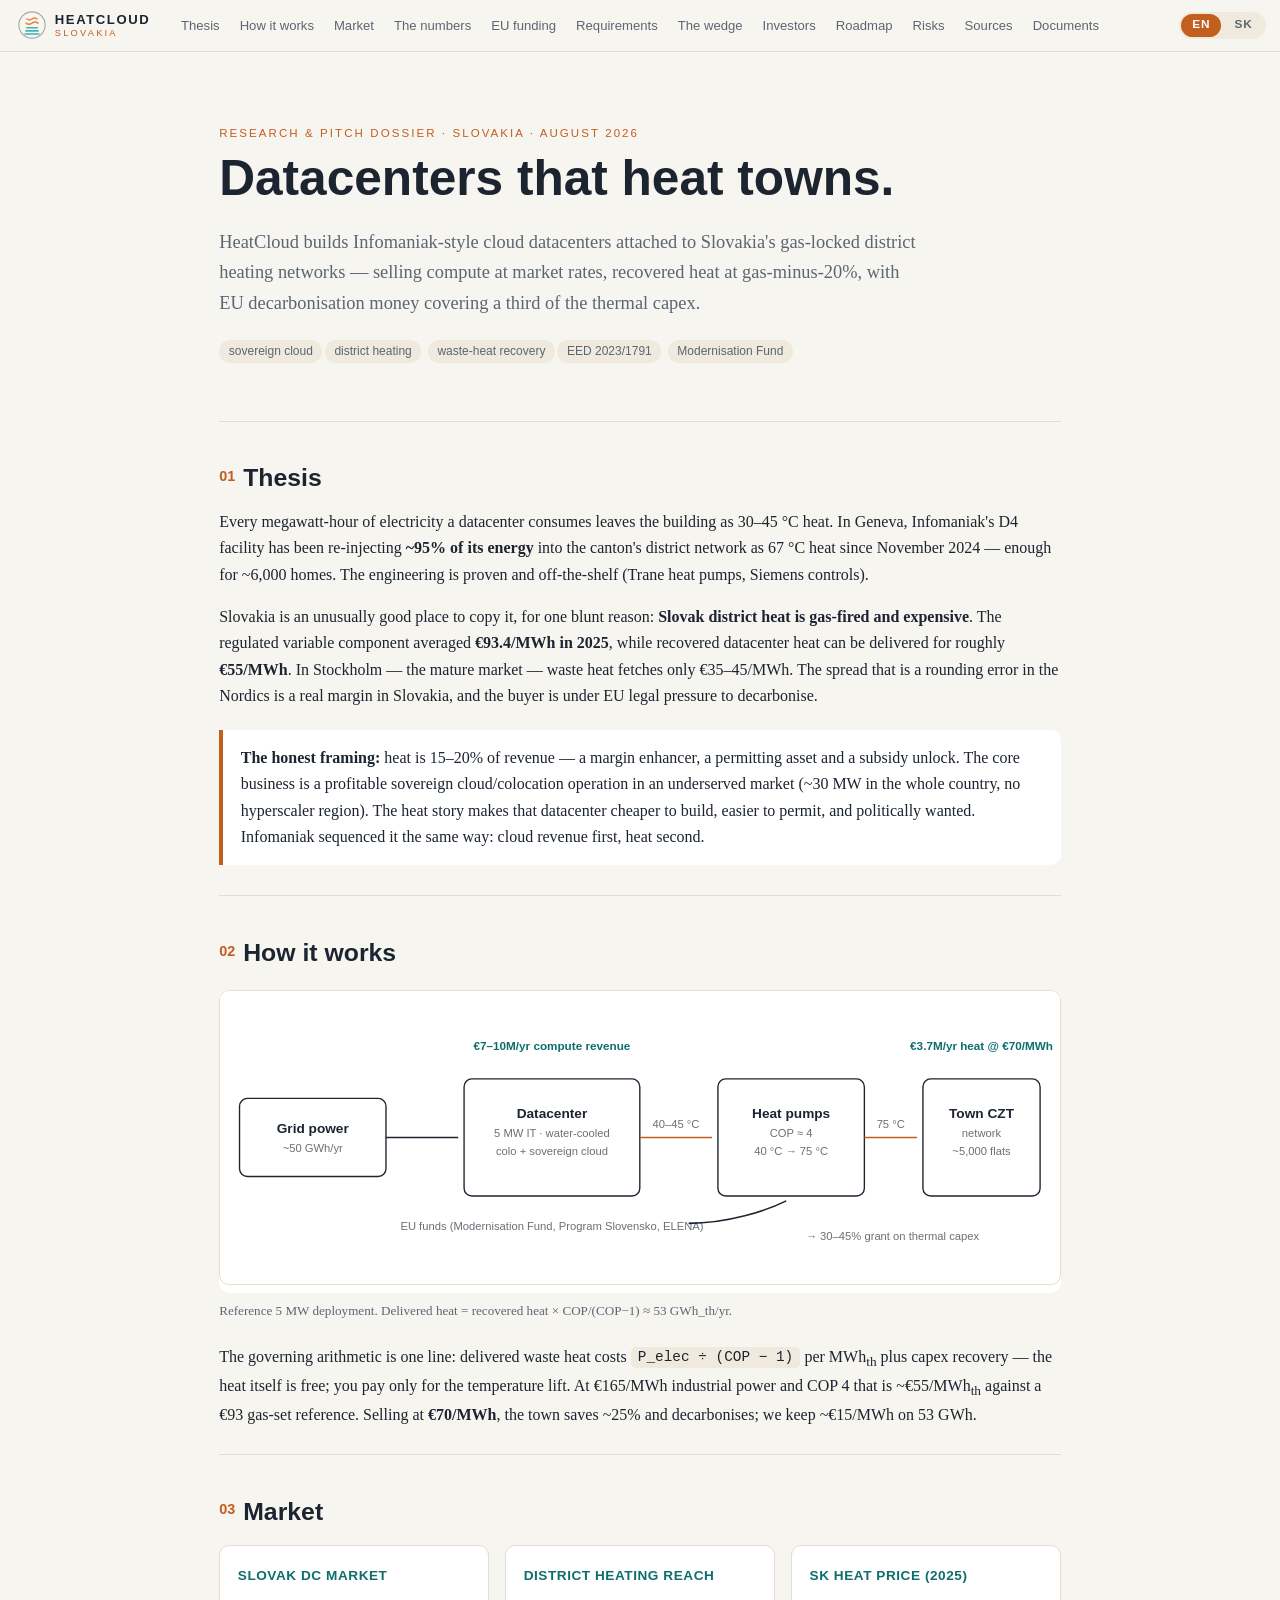
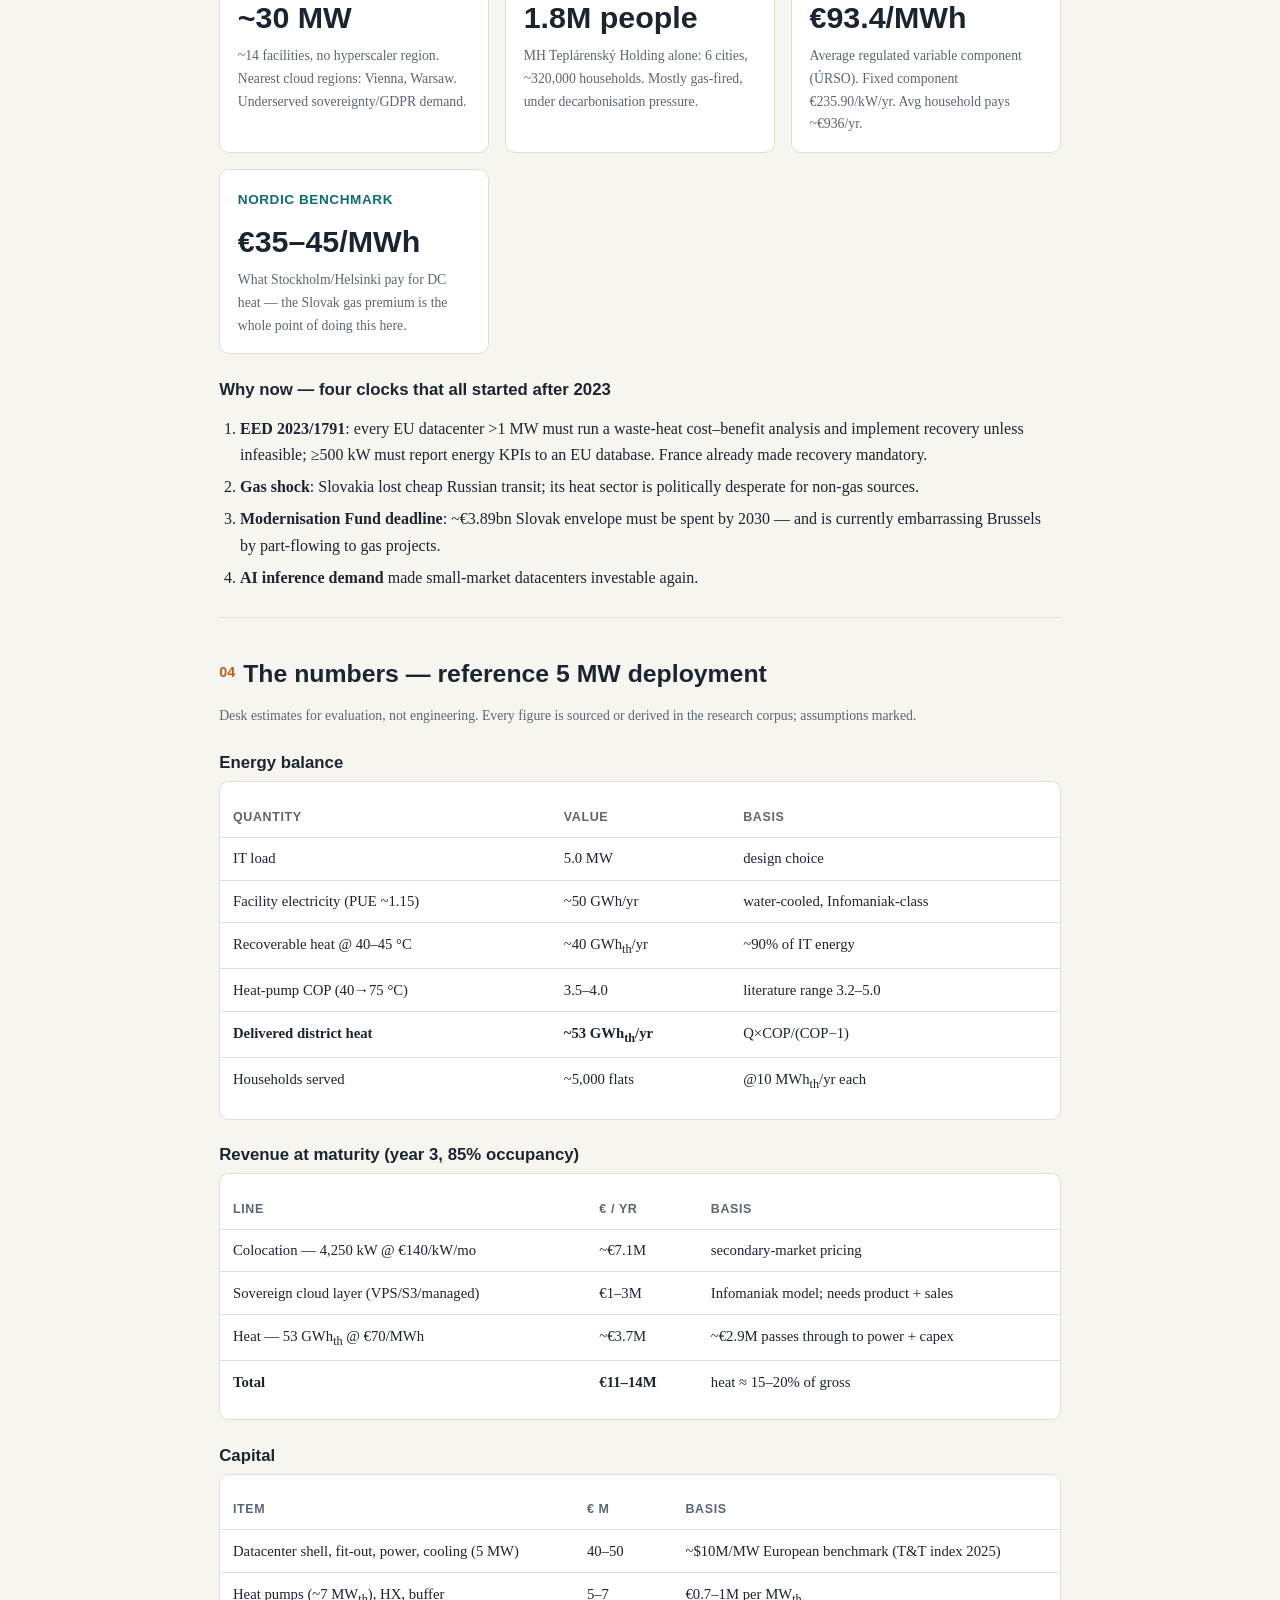
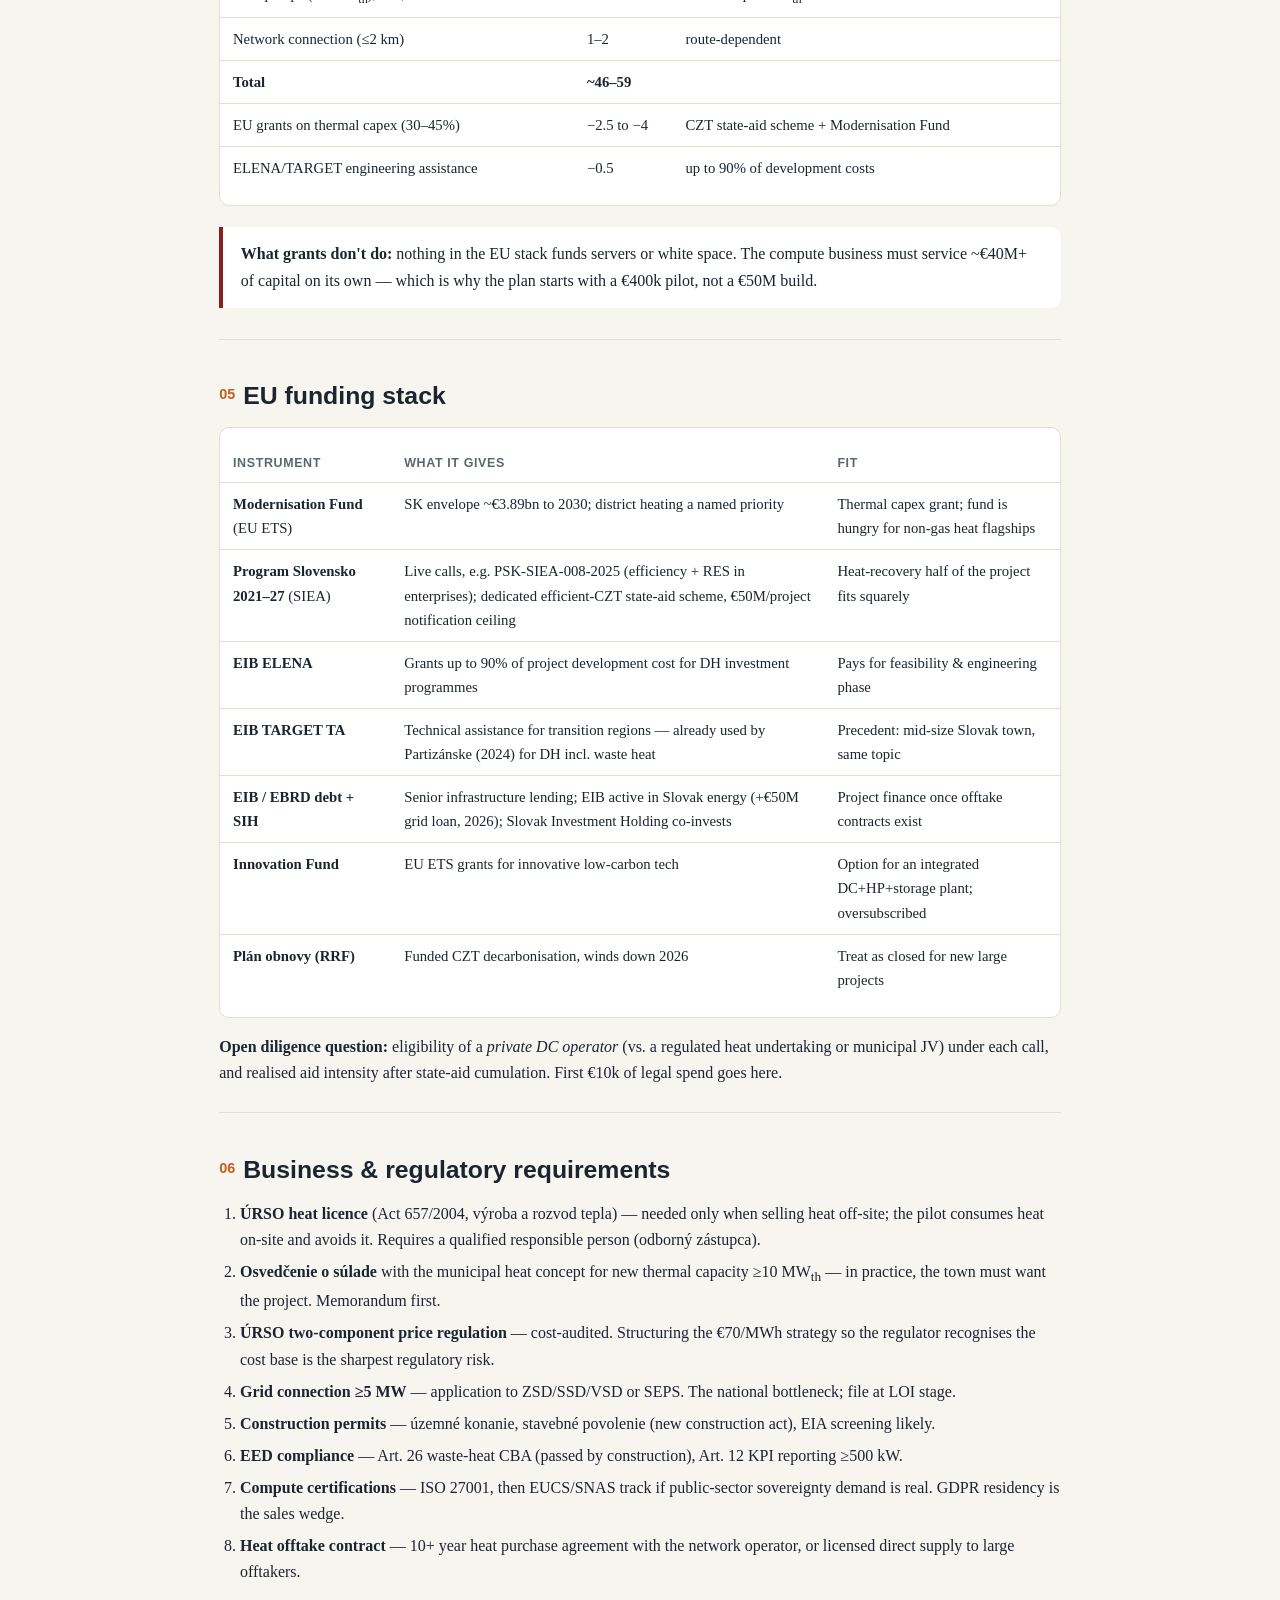
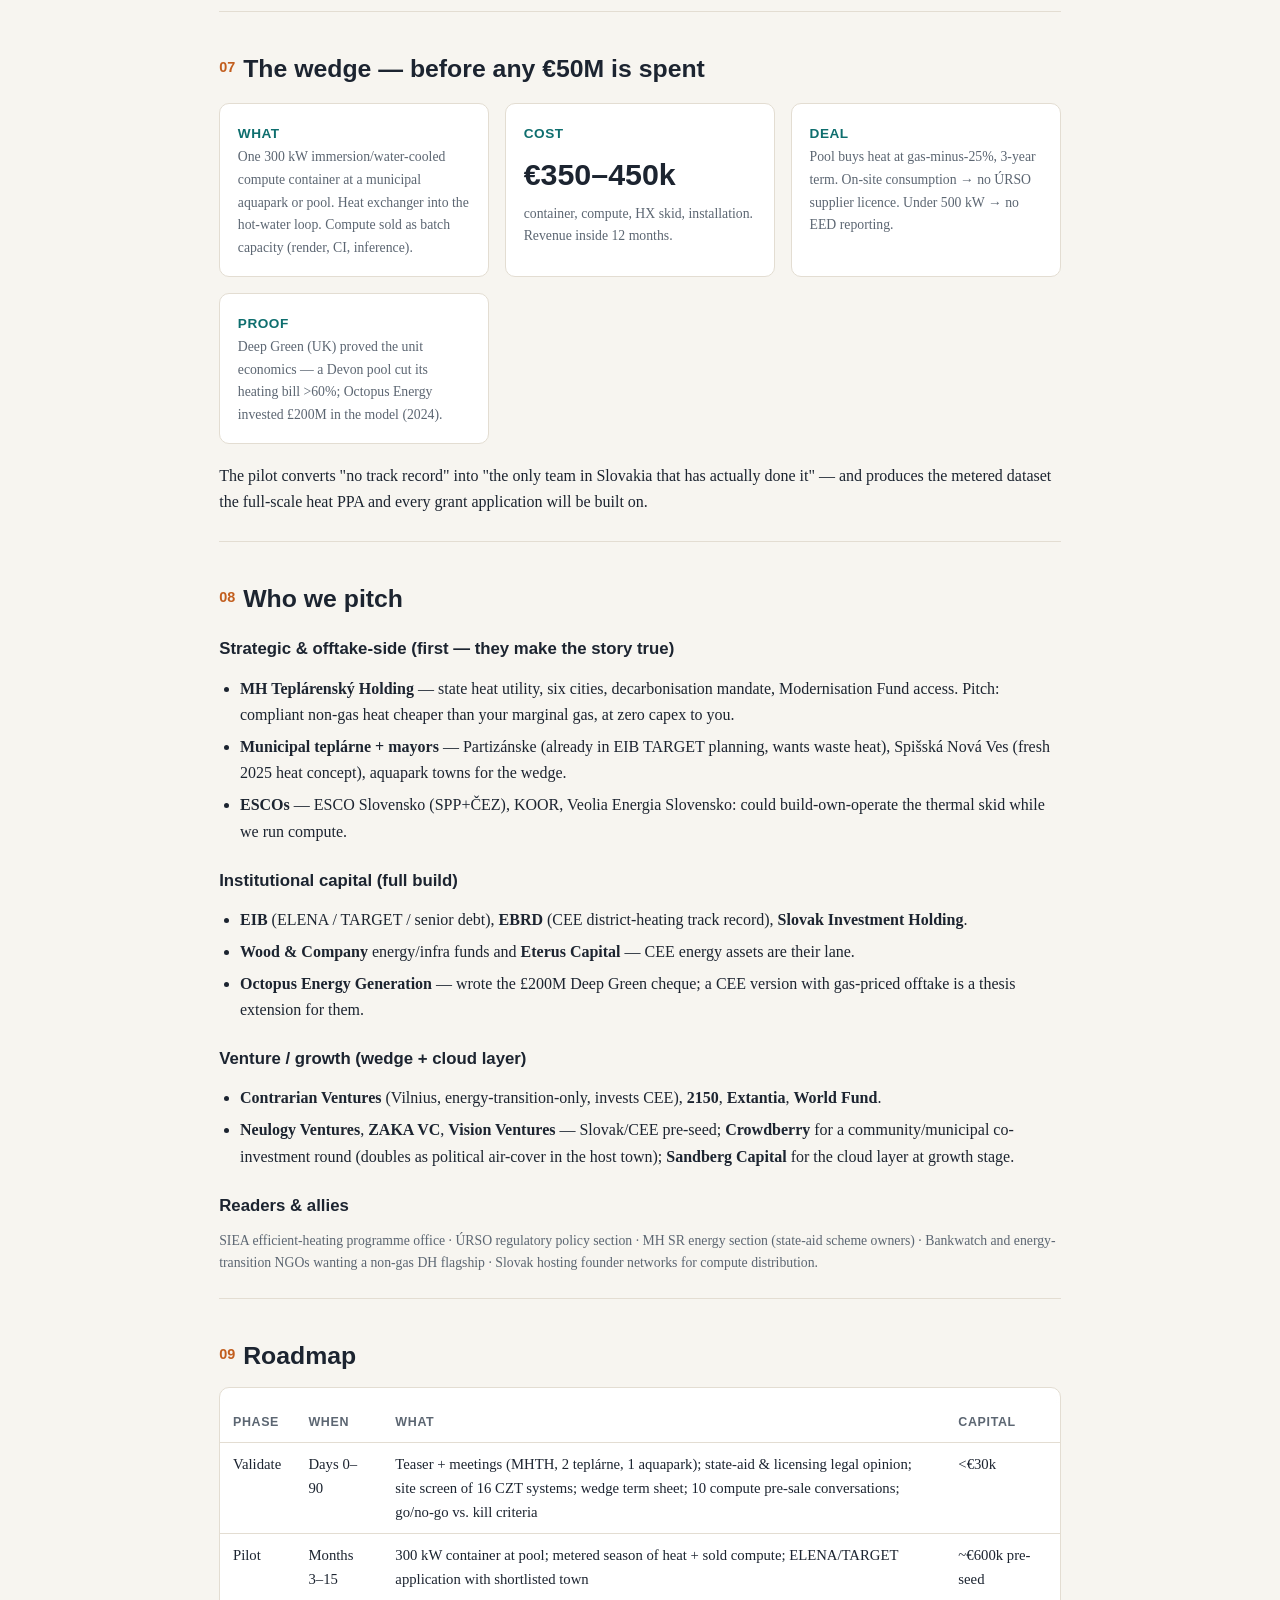
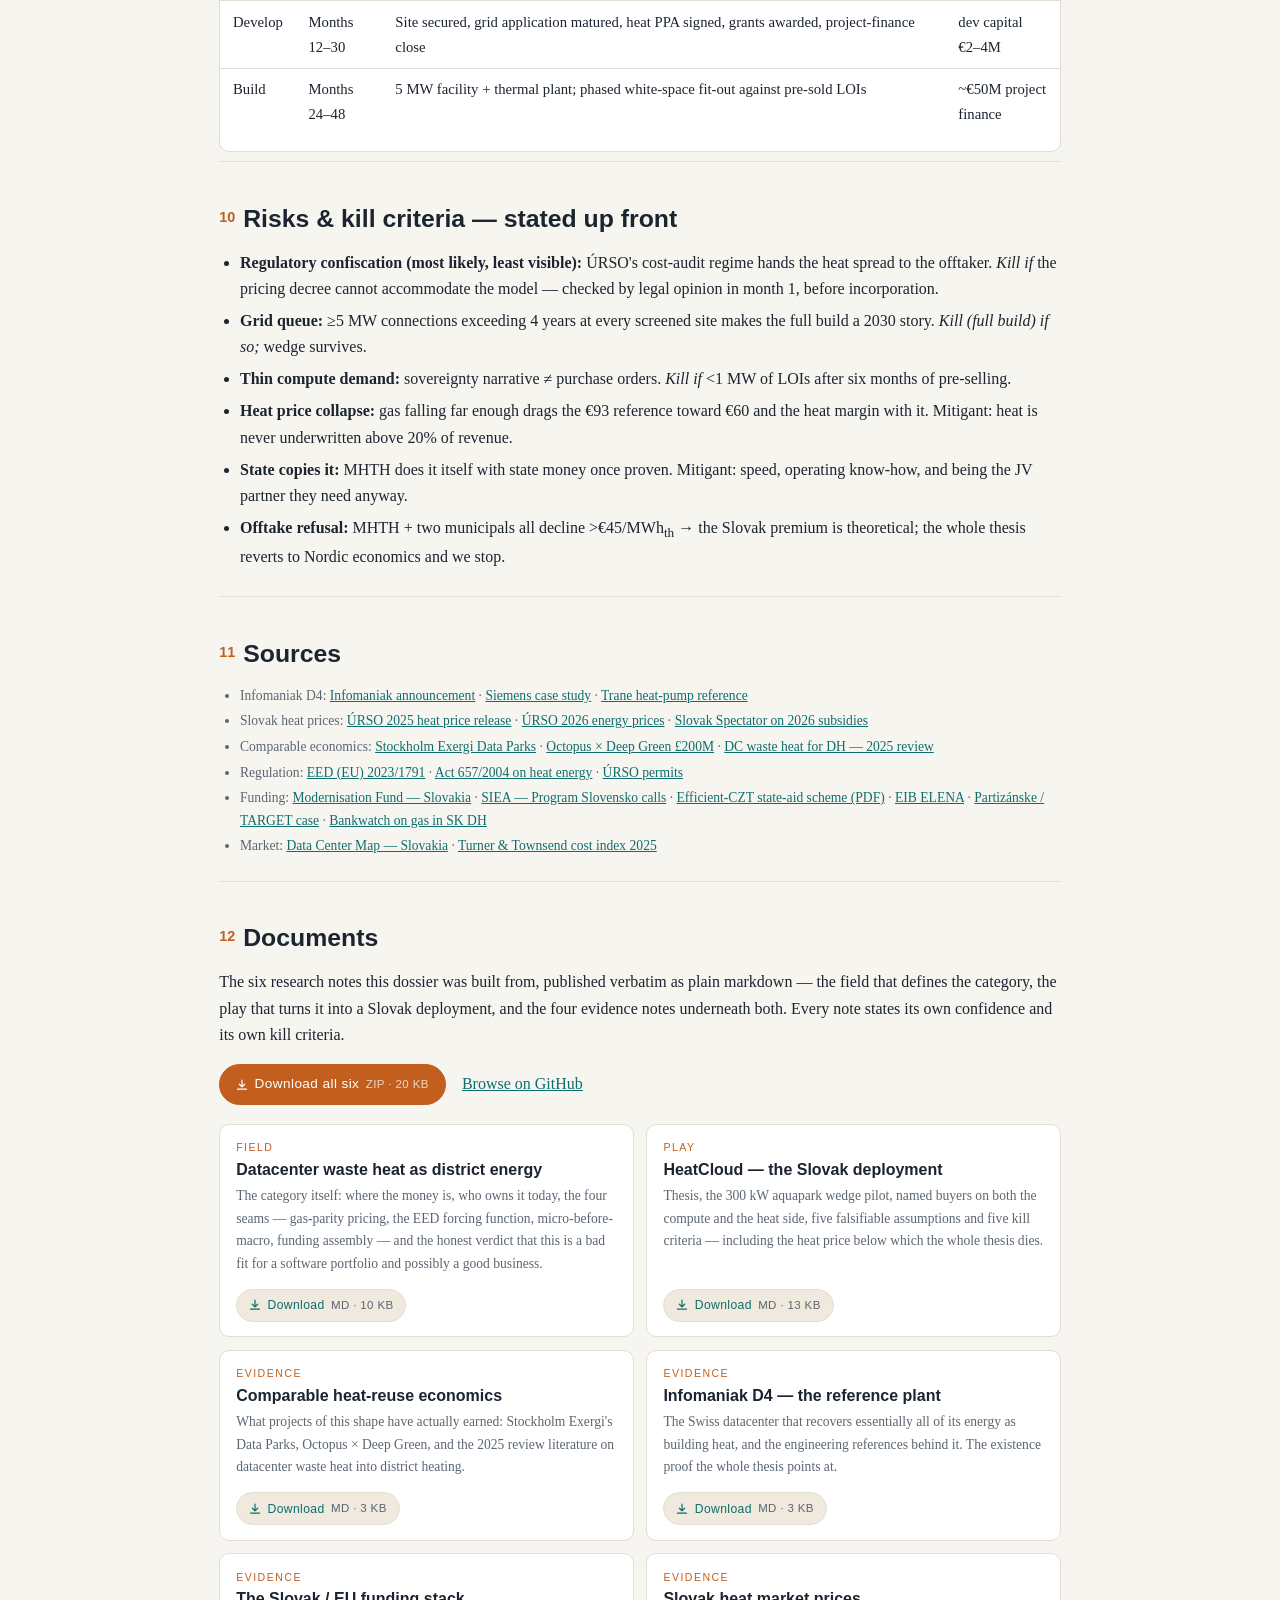
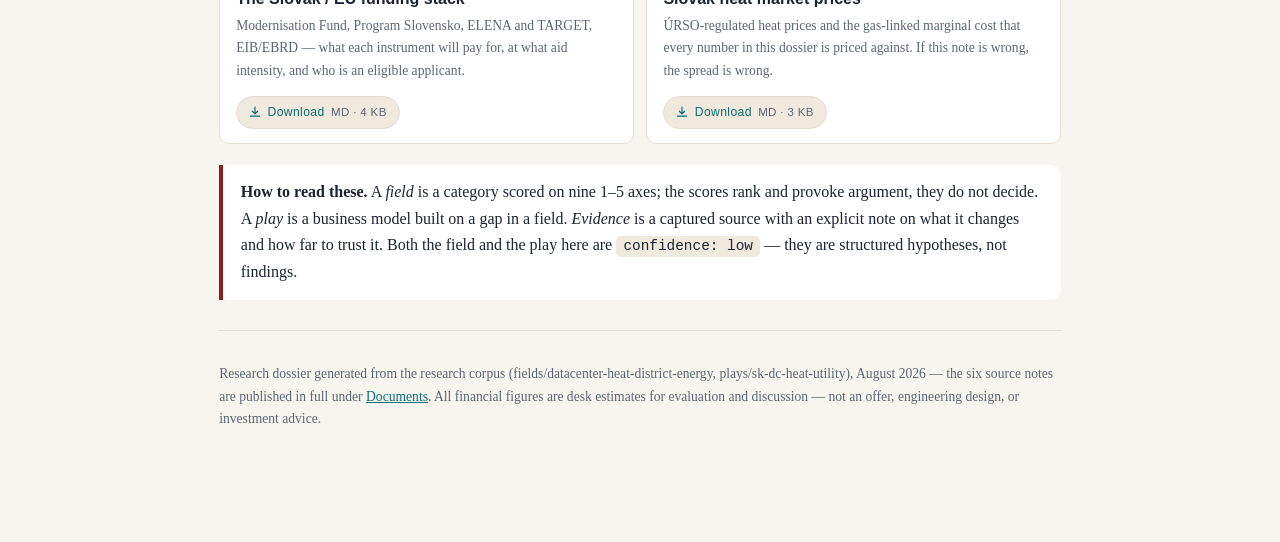
<file: index.html>
<!doctype html>
<html lang="en">
<head>
<meta charset="utf-8">
<meta name="viewport" content="width=device-width, initial-scale=1">
<title>HeatCloud Slovakia — datacenters that heat towns</title>
<meta name="description" content="Sovereign cloud datacenters attached to Slovakia's district heating networks: compute at market rates, recovered heat at gas-minus-20%, EU decarbonisation funding on the thermal capex.">
<link rel="canonical" href="https://mild-solvent.github.io/heatcloud-slovakia/">
<meta name="theme-color" content="#12161c">
<meta name="color-scheme" content="light dark">

<!-- Open Graph / link previews -->
<meta property="og:type" content="website">
<meta property="og:site_name" content="HeatCloud Slovakia">
<meta property="og:url" content="https://mild-solvent.github.io/heatcloud-slovakia/">
<meta property="og:title" content="Datacenters that heat towns.">
<meta property="og:description" content="Slovak district heat is gas-fired at €93.4/MWh. Recovered datacenter heat costs ~€55/MWh. A research &amp; pitch dossier on the spread — deploy model, EU funding stack, investors.">
<meta property="og:image" content="https://mild-solvent.github.io/heatcloud-slovakia/assets/og.png">
<meta property="og:image:type" content="image/png">
<meta property="og:image:width" content="1200">
<meta property="og:image:height" content="630">
<meta property="og:image:alt" content="HeatCloud Slovakia — datacenters that heat towns. €93.4/MWh gas heat today versus €55/MWh recovered heat, ~5,000 flats per 5 MW.">
<meta property="og:locale" content="en_GB">
<meta property="og:locale:alternate" content="sk_SK">
<meta name="twitter:card" content="summary_large_image">
<meta name="twitter:title" content="Datacenters that heat towns.">
<meta name="twitter:description" content="Slovak district heat is gas-fired at €93.4/MWh. Recovered datacenter heat costs ~€55/MWh. Deploy model, EU funding stack, investors.">
<meta name="twitter:image" content="https://mild-solvent.github.io/heatcloud-slovakia/assets/og.png">

<link rel="icon" href="assets/favicon.svg" type="image/svg+xml">
<link rel="icon" href="assets/icon-192.png" sizes="192x192" type="image/png">
<link rel="apple-touch-icon" href="assets/apple-touch-icon.png">
<style>
:root{
  --bg:#f7f5f0; --panel:#ffffff; --ink:#1c2430; --muted:#5c6672;
  --accent:#c25e1e; --accent2:#0e6e6e; --line:#e3ddd2; --warn:#8a1f1f;
  --chip:#efe9de;
}
@media (prefers-color-scheme: dark){
  :root{ --bg:#12161c; --panel:#1a2028; --ink:#e8e4dc; --muted:#98a1ab;
    --accent:#e8823f; --accent2:#3fb5b5; --line:#2a323c; --warn:#e06c6c; --chip:#232b35; }
}
*{box-sizing:border-box} html{scroll-behavior:smooth;-webkit-text-size-adjust:100%}
body{margin:0;background:var(--bg);color:var(--ink);font:16px/1.65 Georgia,'Times New Roman',serif;
  overflow-wrap:break-word}
a{color:var(--accent2)} h1,h2,h3{font-family:'Helvetica Neue',Arial,sans-serif;line-height:1.2}
/* ---- header: brand | centred links | controls ---- */
nav{position:sticky;top:0;background:var(--bg);border-bottom:1px solid var(--line);z-index:20;
  display:grid;grid-template-columns:1fr auto 1fr;align-items:center;gap:.6rem;
  padding:.5rem .9rem;font-family:Arial,sans-serif;font-size:.82rem}
.brand{display:flex;align-items:center;gap:.5rem;text-decoration:none;color:var(--ink);
  justify-self:start;padding:.15rem;border-radius:8px}
.brand svg{width:30px;height:30px;flex:none;display:block}
.brandtext{display:flex;flex-direction:column;line-height:1.05}
.brandtext b{font:700 .82rem/1 'Helvetica Neue',Arial,sans-serif;letter-spacing:.12em}
.brandtext i{font:400 .58rem/1 Arial,sans-serif;letter-spacing:.24em;color:var(--accent);font-style:normal;margin-top:.18rem}
.navlinks{display:flex;align-items:center;justify-content:center;gap:.15rem;overflow:hidden;min-width:0}
nav a.sec{color:var(--muted);text-decoration:none;padding:.3rem .55rem;border-radius:99px;white-space:nowrap}
nav a.sec:hover{color:var(--ink);background:var(--chip)}
.navright{display:flex;align-items:center;gap:.4rem;justify-self:end}
.lang{display:flex;gap:2px;background:var(--chip);border-radius:99px;padding:2px;flex:0 0 auto}
.burger{display:none;flex:none;width:38px;height:34px;border:1px solid var(--line);background:transparent;
  border-radius:9px;cursor:pointer;padding:0;align-items:center;justify-content:center}
.burger span{display:block;position:relative;width:16px;height:1.6px;background:var(--ink);border-radius:2px}
.burger span::before,.burger span::after{content:"";position:absolute;left:0;width:16px;height:1.6px;
  background:var(--ink);border-radius:2px;transition:transform .18s ease,top .18s ease}
.burger span::before{top:-5px} .burger span::after{top:5px}
nav.compact .burger{display:flex}
nav.compact{grid-template-columns:1fr auto}
nav.compact .navlinks{position:absolute;top:100%;left:0;right:0;display:none;
  flex-direction:column;align-items:stretch;justify-content:flex-start;gap:0;overflow:auto;
  max-height:calc(100vh - 3.4rem);max-height:calc(100dvh - 3.4rem);
  background:var(--bg);border-bottom:1px solid var(--line);
  padding:.4rem .6rem .7rem;box-shadow:0 14px 30px rgba(0,0,0,.16)}
nav.compact .navlinks.open{display:flex}
nav.compact .navlinks a.sec{padding:.62rem .8rem;border-radius:9px;font-size:.93rem}
nav.compact .burger[aria-expanded="true"] span{background:transparent}
nav.compact .burger[aria-expanded="true"] span::before{top:0;transform:rotate(45deg)}
nav.compact .burger[aria-expanded="true"] span::after{top:0;transform:rotate(-45deg)}
.lang button{font:600 .74rem/1 Arial,sans-serif;letter-spacing:.06em;border:0;cursor:pointer;
  padding:.35rem .7rem;border-radius:99px;background:transparent;color:var(--muted)}
.lang button[aria-pressed="true"]{background:var(--accent);color:#fff}
.lang button:hover{color:var(--ink)} .lang button[aria-pressed="true"]:hover{color:#fff}
.wrap{max-width:880px;margin:0 auto;padding:0 1.2rem 5rem}
header.hero{padding:4.5rem 0 2.5rem;border-bottom:1px solid var(--line)}
.kicker{font-family:Arial,sans-serif;letter-spacing:.18em;text-transform:uppercase;font-size:.72rem;color:var(--accent)}
h1{font-size:clamp(2rem,5vw,3.1rem);margin:.4rem 0 .8rem}
.lede{font-size:1.15rem;color:var(--muted);max-width:44rem}
section{padding:2.6rem 0 .6rem;border-bottom:1px solid var(--line);scroll-margin-top:3.4rem}
h2{font-size:1.55rem;margin:0 0 1rem}
h2 .n{color:var(--accent);font-size:.9rem;vertical-align:.35em;margin-right:.5rem}
h3{font-size:1.05rem;margin:1.6rem 0 .5rem}
.grid{display:grid;gap:1rem;grid-template-columns:repeat(auto-fit,minmax(min(230px,100%),1fr));margin:1.2rem 0}
.card{background:var(--panel);border:1px solid var(--line);border-radius:10px;padding:1rem 1.1rem}
.card b{font-family:Arial,sans-serif;font-size:.85rem;letter-spacing:.04em;text-transform:uppercase;color:var(--accent2)}
.big{font-family:'Helvetica Neue',Arial,sans-serif;font-size:1.9rem;font-weight:700;margin:.2rem 0}
.small{font-size:.86rem;color:var(--muted)}
table{border-collapse:collapse;width:100%;margin:1rem 0;font-size:.92rem;background:var(--panel)}
.tblwrap{overflow-x:auto;border:1px solid var(--line);border-radius:10px}
th,td{padding:.55rem .8rem;border-bottom:1px solid var(--line);text-align:left;vertical-align:top}
th{font-family:Arial,sans-serif;font-size:.78rem;text-transform:uppercase;letter-spacing:.05em;color:var(--muted)}
tr:last-child td{border-bottom:none}
.callout{border-left:4px solid var(--accent);background:var(--panel);padding:.9rem 1.1rem;border-radius:0 10px 10px 0;margin:1.3rem 0}
.callout.warn{border-left-color:var(--warn)}
.formula{font-family:'Courier New',monospace;background:var(--chip);padding:.15rem .45rem;border-radius:5px;font-size:.9em}
ul,ol{padding-left:1.3rem} li{margin:.35rem 0}
.tag{display:inline-block;background:var(--chip);border-radius:99px;padding:.1rem .6rem;font-family:Arial,sans-serif;font-size:.75rem;color:var(--muted);margin:.1rem .15rem .1rem 0}
figure{margin:1.4rem 0} figcaption{font-size:.82rem;color:var(--muted);margin-top:.4rem}
.flow{width:100%;height:auto;background:var(--panel);border:1px solid var(--line);border-radius:10px}
footer{padding:2rem 0;color:var(--muted);font-size:.85rem}
.srcs{font-size:.85rem;color:var(--muted)} .srcs li{margin:.2rem 0}

/* ---- downloadable research documents ---- */
.docs{display:grid;gap:.8rem;grid-template-columns:repeat(auto-fit,minmax(min(290px,100%),1fr));margin:1.2rem 0}
.doc{background:var(--panel);border:1px solid var(--line);border-radius:10px;
  padding:.9rem 1rem;display:flex;flex-direction:column}
.doc .kind{font-family:Arial,sans-serif;font-size:.66rem;letter-spacing:.14em;
  text-transform:uppercase;color:var(--accent)}
.doc h3{margin:.2rem 0 .4rem;font-size:1rem}
.doc p{margin:0 0 .85rem;font-size:.85rem;color:var(--muted);flex:1 1 auto}
.dl{display:inline-flex;align-items:center;gap:.4rem;align-self:flex-start;
  font-family:Arial,sans-serif;font-size:.76rem;letter-spacing:.03em;text-decoration:none;
  color:var(--accent2);background:var(--chip);border:1px solid var(--line);
  border-radius:99px;padding:.34rem .75rem;white-space:nowrap}
.dl:hover{border-color:var(--accent2)}
.dl svg{width:12px;height:12px;flex:none}
.dl .sz{color:var(--muted);font-size:.72rem}
.dlall{display:flex;flex-wrap:wrap;align-items:center;gap:.6rem 1rem;margin:.2rem 0 0}
.dlall .dl{font-size:.85rem;padding:.5rem 1rem;background:var(--accent);color:#fff;border-color:var(--accent)}
.dlall .dl .sz{color:rgba(255,255,255,.75)}
.dlall .dl:hover{filter:brightness(1.08)}

/* ---- wide content scrolls inside itself, never the page ---- */
.tblwrap table{min-width:560px}
.figscroll{overflow-x:auto;-webkit-overflow-scrolling:touch;border-radius:10px}
.figscroll .flow{min-width:620px}
/* edge shadows, visible only while there is more content to scroll to */
.tblwrap,.figscroll{background-color:var(--panel);
  background-image:linear-gradient(to right,var(--panel),rgba(128,128,128,0)),
    linear-gradient(to left,var(--panel),rgba(128,128,128,0)),
    radial-gradient(farthest-side at 0 50%,rgba(0,0,0,.20),transparent),
    radial-gradient(farthest-side at 100% 50%,rgba(0,0,0,.20),transparent);
  background-position:0 0,100% 0,0 0,100% 0;background-repeat:no-repeat;
  background-size:34px 100%,34px 100%,14px 100%,14px 100%;
  background-attachment:local,local,scroll,scroll}

/* ---- vertical flow diagram, used instead of the wide SVG on phones ---- */
.mobflow{display:none}
.mflow{list-style:none;margin:0;padding:0}
.mf-node{background:var(--panel);border:1px solid var(--line);border-radius:10px;
  padding:.7rem .85rem;text-align:center;margin:0}
.mf-t{display:block;font:700 .96rem/1.25 'Helvetica Neue',Arial,sans-serif}
.mf-s{display:block;font-family:Arial,sans-serif;font-size:.79rem;line-height:1.35;
  color:var(--muted);margin-top:.2rem}
.mf-money{display:inline-block;margin-top:.5rem;background:var(--chip);border-radius:99px;
  padding:.18rem .6rem;font:600 .75rem/1.3 Arial,sans-serif;color:var(--accent2)}
.mf-link{position:relative;height:2.6rem;display:flex;align-items:center;justify-content:center;margin:0}
.mf-link::before{content:"";position:absolute;left:50%;top:0;bottom:6px;width:2px;
  margin-left:-1px;background:var(--line)}
.mf-link::after{content:"";position:absolute;left:50%;bottom:0;margin-left:-5px;
  border:5px solid transparent;border-top-color:var(--line);border-bottom:0}
.mf-link.hot::before{background:var(--accent)}
.mf-link.hot::after{border-top-color:var(--accent)}
.mf-link span{position:relative;background:var(--bg);padding:0 .5rem;
  font:600 .74rem/1 Arial,sans-serif;letter-spacing:.04em;color:var(--muted)}
.mf-note{margin:1rem 0 0;padding-left:.75rem;border-left:3px solid var(--accent);
  font-family:Arial,sans-serif;font-size:.78rem;line-height:1.45;color:var(--muted)}

/* ---- phones & small tablets ---- */
@media (max-width:760px){
  body{font-size:15.5px}
  .wrap{padding:0 1rem 3.5rem}
  header.hero{padding:2.4rem 0 1.7rem}
  section{padding:2rem 0 .5rem;scroll-margin-top:4.2rem}
  h1{font-size:clamp(1.95rem,8.4vw,2.6rem)}
  h2{font-size:1.34rem}
  h3{font-size:1.02rem;margin:1.4rem 0 .45rem}
  .lede{font-size:1.05rem}
  .big{font-size:1.65rem}
  .grid{grid-template-columns:1fr;gap:.75rem}
  .docs{grid-template-columns:1fr}
  th,td{padding:.5rem .65rem}
  .lang button{padding:.5rem .8rem}
  .dl{min-height:40px;padding:.5rem .85rem;font-size:.8rem}
  .dlall{gap:.7rem 1rem}
  .dlall .dl{width:100%;justify-content:center}
  ul,ol{padding-left:1.1rem}
  .callout{padding:.85rem .9rem;border-radius:0 8px 8px 0}
  figure{margin:1.2rem 0}
}

/* ---- below this width the wide artefacts are rebuilt, not scrolled ---- */
@media (max-width:620px){
  /* the SVG flow is replaced by a vertical, reflowing one */
  #model .figscroll,#sk-model .figscroll{display:none}
  .mobflow{display:block}

  /* tables become one card per row, each cell labelled by its column head */
  .tblwrap{overflow:visible;border:0;border-radius:0;background:none;background-image:none}
  .tblwrap table{display:block;min-width:0;width:100%;margin:1rem 0 0;background:none;font-size:.9rem}
  .tblwrap tbody{display:block}
  .tblwrap tr{display:block;background:var(--panel);border:1px solid var(--line);
    border-radius:10px;padding:.65rem .85rem;margin:0 0 .6rem}
  .tblwrap tr:first-child{display:none}          /* the header row */
  .tblwrap tr:last-child{margin-bottom:0}
  .tblwrap td{display:block;border:0;padding:.16rem 0}
  .tblwrap td:first-child{font-size:.99rem;padding:0 0 .38rem;margin-bottom:.34rem;
    border-bottom:1px solid var(--line)}
  /* the label is positioned, not a grid cell: a value containing <sub> or <b>
     must stay one flowing run of text */
  .tblwrap td:not(:first-child){position:relative;padding-left:5.9rem;min-height:1.45em}
  .tblwrap td:not(:first-child)::before{content:attr(data-label);position:absolute;
    left:0;top:.3em;width:5.4rem;overflow-wrap:normal;hyphens:none;
    font:400 .67rem/1.45 Arial,sans-serif;letter-spacing:.05em;text-transform:uppercase;
    color:var(--muted)}
  .tblwrap td:last-child:not(:first-child){font-size:.86rem;color:var(--muted)}
}

@media (max-width:430px){
  nav{padding:.45rem .7rem;gap:.4rem}
  .brand svg{width:26px;height:26px}
  .brandtext b{font-size:.74rem;letter-spacing:.1em}
  .brandtext i{font-size:.53rem;letter-spacing:.2em}
  .lang button{padding:.45rem .65rem;font-size:.72rem}
  .tblwrap td:not(:first-child){padding-left:5.6rem}
  .tblwrap td:not(:first-child)::before{width:5.2rem;letter-spacing:.03em}
  .tag{font-size:.72rem}
}
@media (max-width:340px){
  .brandtext{display:none}
  .tblwrap td:not(:first-child){padding-left:0;padding-top:1.1em}
  .tblwrap td:not(:first-child)::before{top:0;width:auto}
}

/* language panes */
[data-pane]{display:none}
body[data-lang="en"] [data-pane="en"],
body[data-lang="sk"] [data-pane="sk"]{display:block}
nav [data-pane]{display:none}
body[data-lang="en"] nav [data-pane="en"],
body[data-lang="sk"] nav [data-pane="sk"]{display:contents}
</style>
</head>
<body data-lang="en">
<script>
// set language before first paint: stored choice, else browser language
(function(){try{
  var l = localStorage.getItem('hc-lang');
  if(l!=='en'&&l!=='sk') l = (navigator.language||'en').toLowerCase().indexOf('sk')===0 ? 'sk' : 'en';
  document.body.setAttribute('data-lang', l); document.documentElement.lang = l;
}catch(e){}})();
</script>

<nav id="nav">
  <a class="brand" href="#" aria-label="HeatCloud Slovakia">
    <svg viewBox="0 0 48 48" aria-hidden="true" focusable="false">
      <circle cx="24" cy="24" r="21" fill="none" stroke="currentColor" stroke-opacity=".38" stroke-width="1.7"/>
      <g stroke="#3fb5b5" stroke-width="2.5" stroke-linecap="round">
        <line x1="12.96" y1="38.4" x2="35.04" y2="38.4"/>
        <line x1="14.30" y1="33.4" x2="33.70" y2="33.4"/>
        <line x1="15.66" y1="28.3" x2="32.34" y2="28.3"/>
      </g>
      <g stroke="#e8823f" stroke-width="2.4" stroke-linecap="round" fill="none">
        <path d="M14.4 21.1 C17.6 23.5, 20.8 23.5, 24 21.1 C27.2 18.7, 30.4 18.7, 33.6 21.1"/>
        <path d="M15.9 14.4 C18.6 16.3, 21.3 16.3, 24 14.4 C26.7 12.5, 29.4 12.5, 32.1 14.4"/>
      </g>
    </svg>
    <span class="brandtext"><b>HEATCLOUD</b><i>SLOVAKIA</i></span>
  </a>
  <div class="navlinks" id="navlinks">
  <span data-pane="en">
    <a class="sec" href="#thesis">Thesis</a><a class="sec" href="#model">How it works</a><a class="sec" href="#market">Market</a>
    <a class="sec" href="#numbers">The numbers</a><a class="sec" href="#funding">EU funding</a><a class="sec" href="#requirements">Requirements</a>
    <a class="sec" href="#wedge">The wedge</a><a class="sec" href="#investors">Investors</a><a class="sec" href="#roadmap">Roadmap</a>
    <a class="sec" href="#risks">Risks</a><a class="sec" href="#sources">Sources</a>
    <a class="sec" href="#documents">Documents</a>
  </span>
  <span data-pane="sk">
    <a class="sec" href="#sk-thesis">Téza</a><a class="sec" href="#sk-model">Ako to funguje</a><a class="sec" href="#sk-market">Trh</a>
    <a class="sec" href="#sk-numbers">Čísla</a><a class="sec" href="#sk-funding">Eurofondy</a><a class="sec" href="#sk-requirements">Požiadavky</a>
    <a class="sec" href="#sk-wedge">Prvý krok</a><a class="sec" href="#sk-investors">Investori</a><a class="sec" href="#sk-roadmap">Plán</a>
    <a class="sec" href="#sk-risks">Riziká</a><a class="sec" href="#sk-sources">Zdroje</a>
    <a class="sec" href="#sk-documents">Dokumenty</a>
  </span>
  </div>
  <div class="navright">
    <div class="lang" role="group" aria-label="Language / Jazyk">
      <button type="button" data-set-lang="en" aria-pressed="true">EN</button>
      <button type="button" data-set-lang="sk" aria-pressed="false">SK</button>
    </div>
    <button type="button" class="burger" id="burger" aria-expanded="false"
            aria-controls="navlinks" aria-label="Menu"><span></span></button>
  </div>
</nav>

<!-- ============================ ENGLISH ============================ -->
<div class="wrap" data-pane="en">

<header class="hero">
  <div class="kicker">Research &amp; pitch dossier · Slovakia · August 2026</div>
  <h1>Datacenters that heat towns.</h1>
  <p class="lede">HeatCloud builds Infomaniak-style cloud datacenters attached to Slovakia's
  gas-locked district heating networks — selling compute at market rates, recovered
  heat at gas-minus-20%, with EU decarbonisation money covering a third of the thermal capex.</p>
  <p><span class="tag">sovereign cloud</span><span class="tag">district heating</span>
  <span class="tag">waste-heat recovery</span><span class="tag">EED 2023/1791</span>
  <span class="tag">Modernisation Fund</span></p>
</header>

<section id="thesis">
  <h2><span class="n">01</span>Thesis</h2>
  <p>Every megawatt-hour of electricity a datacenter consumes leaves the building as
  30–45&nbsp;°C heat. In Geneva, Infomaniak's D4 facility has been re-injecting
  <b>~95% of its energy</b> into the canton's district network as 67&nbsp;°C heat since
  November 2024 — enough for ~6,000 homes. The engineering is proven and off-the-shelf
  (Trane heat pumps, Siemens controls).</p>
  <p>Slovakia is an unusually good place to copy it, for one blunt reason:
  <b>Slovak district heat is gas-fired and expensive</b>. The regulated variable
  component averaged <b>€93.4/MWh in 2025</b>, while recovered datacenter heat can be
  delivered for roughly <b>€55/MWh</b>. In Stockholm — the mature market —
  waste heat fetches only €35–45/MWh. The spread that is a rounding error in the
  Nordics is a real margin in Slovakia, and the buyer is under EU legal pressure to
  decarbonise.</p>
  <div class="callout">
    <b>The honest framing:</b> heat is 15–20% of revenue — a margin enhancer, a
    permitting asset and a subsidy unlock. The core business is a profitable
    sovereign cloud/colocation operation in an underserved market (~30&nbsp;MW in the
    whole country, no hyperscaler region). The heat story makes that datacenter
    cheaper to build, easier to permit, and politically wanted. Infomaniak sequenced
    it the same way: cloud revenue first, heat second.
  </div>
</section>

<section id="model">
  <h2><span class="n">02</span>How it works</h2>
  <figure>
  <div class="figscroll"><svg class="flow" viewBox="0 0 860 300" xmlns="http://www.w3.org/2000/svg" role="img" aria-label="Energy flow diagram">
    <style>
      .flow .b{fill:none;stroke:currentColor;stroke-width:1.4}
      .flow .t{font:600 14px Arial;fill:currentColor}
      .flow .s{font:11.5px Arial;fill:currentColor;opacity:.65}
      .flow .ar{stroke:currentColor;stroke-width:1.6;fill:none;marker-end:url(#a)}
      .flow .hot{stroke:#c25e1e}
      .flow .money{font:600 12px Arial;fill:#0e6e6e}
    </style>
    <defs><marker id="a" markerWidth="9" markerHeight="9" refX="7" refY="4.5" orient="auto">
      <path d="M0,0 L8,4.5 L0,9" fill="none" stroke="currentColor" stroke-width="1.4"/></marker></defs>
    <rect class="b" x="20" y="110" width="150" height="80" rx="8"/>
    <text class="t" x="95" y="145" text-anchor="middle">Grid power</text>
    <text class="s" x="95" y="165" text-anchor="middle">~50 GWh/yr</text>
    <rect class="b" x="250" y="90" width="180" height="120" rx="8"/>
    <text class="t" x="340" y="130" text-anchor="middle">Datacenter</text>
    <text class="s" x="340" y="150" text-anchor="middle">5 MW IT · water-cooled</text>
    <text class="s" x="340" y="168" text-anchor="middle">colo + sovereign cloud</text>
    <rect class="b" x="510" y="90" width="150" height="120" rx="8"/>
    <text class="t" x="585" y="130" text-anchor="middle">Heat pumps</text>
    <text class="s" x="585" y="150" text-anchor="middle">COP ≈ 4</text>
    <text class="s" x="585" y="168" text-anchor="middle">40 °C → 75 °C</text>
    <rect class="b" x="720" y="90" width="120" height="120" rx="8"/>
    <text class="t" x="780" y="130" text-anchor="middle">Town CZT</text>
    <text class="s" x="780" y="150" text-anchor="middle">network</text>
    <text class="s" x="780" y="168" text-anchor="middle">~5,000 flats</text>
    <path class="ar" d="M170,150 H244"/>
    <path class="ar hot" d="M430,150 H504"/>
    <text class="s" x="467" y="140" text-anchor="middle">40–45 °C</text>
    <path class="ar hot" d="M660,150 H714"/>
    <text class="s" x="687" y="140" text-anchor="middle">75 °C</text>
    <text class="money" x="340" y="60" text-anchor="middle">€7–10M/yr compute revenue</text>
    <text class="money" x="780" y="60" text-anchor="middle">€3.7M/yr heat @ €70/MWh</text>
    <text class="s" x="340" y="245" text-anchor="middle">EU funds (Modernisation Fund, Program Slovensko, ELENA)</text>
    <path class="ar" d="M480,238 C520,238 560,225 580,215"/>
    <text class="s" x="600" y="255" text-anchor="start">→ 30–45% grant on thermal capex</text>
  </svg></div>

  <div class="mobflow">
    <ol class="mflow">
      <li class="mf-node"><span class="mf-t">Grid power</span>
        <span class="mf-s">~50 GWh/yr</span></li>
      <li class="mf-link"><span>electricity</span></li>
      <li class="mf-node"><span class="mf-t">Datacenter</span>
        <span class="mf-s">5 MW IT · water-cooled<br>colo + sovereign cloud</span>
        <span class="mf-money">€7–10M/yr compute revenue</span></li>
      <li class="mf-link hot"><span>40–45 °C</span></li>
      <li class="mf-node"><span class="mf-t">Heat pumps</span>
        <span class="mf-s">COP ≈ 4 · 40 °C → 75 °C</span></li>
      <li class="mf-link hot"><span>75 °C</span></li>
      <li class="mf-node"><span class="mf-t">Town CZT network</span>
        <span class="mf-s">~5,000 flats</span>
        <span class="mf-money">€3.7M/yr heat @ €70/MWh</span></li>
    </ol>
    <p class="mf-note">EU funds (Modernisation Fund, Program Slovensko, ELENA)
    → 30–45% grant on the thermal capex.</p>
  </div>
  <figcaption>Reference 5 MW deployment. Delivered heat = recovered heat × COP/(COP−1) ≈ 53 GWh_th/yr.</figcaption>
  </figure>
  <p>The governing arithmetic is one line: delivered waste heat costs
  <span class="formula">P_elec ÷ (COP − 1)</span> per MWh<sub>th</sub> plus capex
  recovery — the heat itself is free; you pay only for the temperature lift. At
  €165/MWh industrial power and COP 4 that is ~€55/MWh<sub>th</sub> against a €93
  gas-set reference. Selling at <b>€70/MWh</b>, the town saves ~25% and decarbonises;
  we keep ~€15/MWh on 53 GWh.</p>
</section>

<section id="market">
  <h2><span class="n">03</span>Market</h2>
  <div class="grid">
    <div class="card"><b>Slovak DC market</b><div class="big">~30 MW</div>
      <div class="small">~14 facilities, no hyperscaler region. Nearest cloud regions: Vienna, Warsaw. Underserved sovereignty/GDPR demand.</div></div>
    <div class="card"><b>District heating reach</b><div class="big">1.8M people</div>
      <div class="small">MH Teplárenský Holding alone: 6 cities, ~320,000 households. Mostly gas-fired, under decarbonisation pressure.</div></div>
    <div class="card"><b>SK heat price (2025)</b><div class="big">€93.4/MWh</div>
      <div class="small">Average regulated variable component (ÚRSO). Fixed component €235.90/kW/yr. Avg household pays ~€936/yr.</div></div>
    <div class="card"><b>Nordic benchmark</b><div class="big">€35–45/MWh</div>
      <div class="small">What Stockholm/Helsinki pay for DC heat — the Slovak gas premium is the whole point of doing this here.</div></div>
  </div>
  <h3>Why now — four clocks that all started after 2023</h3>
  <ol>
    <li><b>EED 2023/1791</b>: every EU datacenter &gt;1 MW must run a waste-heat
    cost–benefit analysis and implement recovery unless infeasible; ≥500 kW must report
    energy KPIs to an EU database. France already made recovery mandatory.</li>
    <li><b>Gas shock</b>: Slovakia lost cheap Russian transit; its heat sector is
    politically desperate for non-gas sources.</li>
    <li><b>Modernisation Fund deadline</b>: ~€3.89bn Slovak envelope must be spent by
    2030 — and is currently embarrassing Brussels by part-flowing to gas projects.</li>
    <li><b>AI inference demand</b> made small-market datacenters investable again.</li>
  </ol>
</section>

<section id="numbers">
  <h2><span class="n">04</span>The numbers — reference 5 MW deployment</h2>
  <p class="small">Desk estimates for evaluation, not engineering. Every figure is
  sourced or derived in the research corpus; assumptions marked.</p>
  <h3>Energy balance</h3>
  <div class="tblwrap"><table>
    <tr><th>Quantity</th><th>Value</th><th>Basis</th></tr>
    <tr><td>IT load</td><td>5.0 MW</td><td>design choice</td></tr>
    <tr><td>Facility electricity (PUE ~1.15)</td><td>~50 GWh/yr</td><td>water-cooled, Infomaniak-class</td></tr>
    <tr><td>Recoverable heat @ 40–45 °C</td><td>~40 GWh<sub>th</sub>/yr</td><td>~90% of IT energy</td></tr>
    <tr><td>Heat-pump COP (40→75 °C)</td><td>3.5–4.0</td><td>literature range 3.2–5.0</td></tr>
    <tr><td><b>Delivered district heat</b></td><td><b>~53 GWh<sub>th</sub>/yr</b></td><td>Q×COP/(COP−1)</td></tr>
    <tr><td>Households served</td><td>~5,000 flats</td><td>@10 MWh<sub>th</sub>/yr each</td></tr>
  </table></div>
  <h3>Revenue at maturity (year 3, 85% occupancy)</h3>
  <div class="tblwrap"><table>
    <tr><th>Line</th><th>€ / yr</th><th>Basis</th></tr>
    <tr><td>Colocation — 4,250 kW @ €140/kW/mo</td><td>~€7.1M</td><td>secondary-market pricing</td></tr>
    <tr><td>Sovereign cloud layer (VPS/S3/managed)</td><td>€1–3M</td><td>Infomaniak model; needs product + sales</td></tr>
    <tr><td>Heat — 53 GWh<sub>th</sub> @ €70/MWh</td><td>~€3.7M</td><td>~€2.9M passes through to power + capex</td></tr>
    <tr><td><b>Total</b></td><td><b>€11–14M</b></td><td>heat ≈ 15–20% of gross</td></tr>
  </table></div>
  <h3>Capital</h3>
  <div class="tblwrap"><table>
    <tr><th>Item</th><th>€ M</th><th>Basis</th></tr>
    <tr><td>Datacenter shell, fit-out, power, cooling (5 MW)</td><td>40–50</td><td>~$10M/MW European benchmark (T&amp;T index 2025)</td></tr>
    <tr><td>Heat pumps (~7 MW<sub>th</sub>), HX, buffer</td><td>5–7</td><td>€0.7–1M per MW<sub>th</sub></td></tr>
    <tr><td>Network connection (≤2 km)</td><td>1–2</td><td>route-dependent</td></tr>
    <tr><td><b>Total</b></td><td><b>~46–59</b></td><td></td></tr>
    <tr><td>EU grants on thermal capex (30–45%)</td><td>−2.5 to −4</td><td>CZT state-aid scheme + Modernisation Fund</td></tr>
    <tr><td>ELENA/TARGET engineering assistance</td><td>−0.5</td><td>up to 90% of development costs</td></tr>
  </table></div>
  <div class="callout warn"><b>What grants don't do:</b> nothing in the EU stack funds
  servers or white space. The compute business must service ~€40M+ of capital on its
  own — which is why the plan starts with a €400k pilot, not a €50M build.</div>
</section>

<section id="funding">
  <h2><span class="n">05</span>EU funding stack</h2>
  <div class="tblwrap"><table>
    <tr><th>Instrument</th><th>What it gives</th><th>Fit</th></tr>
    <tr><td><b>Modernisation Fund</b> (EU ETS)</td><td>SK envelope ~€3.89bn to 2030; district heating a named priority</td><td>Thermal capex grant; fund is hungry for non-gas heat flagships</td></tr>
    <tr><td><b>Program Slovensko 2021–27</b> (SIEA)</td><td>Live calls, e.g. PSK-SIEA-008-2025 (efficiency + RES in enterprises); dedicated efficient-CZT state-aid scheme, €50M/project notification ceiling</td><td>Heat-recovery half of the project fits squarely</td></tr>
    <tr><td><b>EIB ELENA</b></td><td>Grants up to 90% of project development cost for DH investment programmes</td><td>Pays for feasibility &amp; engineering phase</td></tr>
    <tr><td><b>EIB TARGET TA</b></td><td>Technical assistance for transition regions — already used by Partizánske (2024) for DH incl. waste heat</td><td>Precedent: mid-size Slovak town, same topic</td></tr>
    <tr><td><b>EIB / EBRD debt + SIH</b></td><td>Senior infrastructure lending; EIB active in Slovak energy (+€50M grid loan, 2026); Slovak Investment Holding co-invests</td><td>Project finance once offtake contracts exist</td></tr>
    <tr><td><b>Innovation Fund</b></td><td>EU ETS grants for innovative low-carbon tech</td><td>Option for an integrated DC+HP+storage plant; oversubscribed</td></tr>
    <tr><td><b>Plán obnovy (RRF)</b></td><td>Funded CZT decarbonisation, winds down 2026</td><td>Treat as closed for new large projects</td></tr>
  </table></div>
  <p><b>Open diligence question:</b> eligibility of a <i>private DC operator</i> (vs. a
  regulated heat undertaking or municipal JV) under each call, and realised aid
  intensity after state-aid cumulation. First €10k of legal spend goes here.</p>
</section>

<section id="requirements">
  <h2><span class="n">06</span>Business &amp; regulatory requirements</h2>
  <ol>
    <li><b>ÚRSO heat licence</b> (Act 657/2004, výroba a rozvod tepla) — needed only when
    selling heat off-site; the pilot consumes heat on-site and avoids it. Requires a
    qualified responsible person (odborný zástupca).</li>
    <li><b>Osvedčenie o súlade</b> with the municipal heat concept for new thermal
    capacity ≥10 MW<sub>th</sub> — in practice, the town must want the project. Memorandum first.</li>
    <li><b>ÚRSO two-component price regulation</b> — cost-audited. Structuring the €70/MWh
    strategy so the regulator recognises the cost base is the sharpest regulatory risk.</li>
    <li><b>Grid connection ≥5 MW</b> — application to ZSD/SSD/VSD or SEPS. The national
    bottleneck; file at LOI stage.</li>
    <li><b>Construction permits</b> — územné konanie, stavebné povolenie (new construction
    act), EIA screening likely.</li>
    <li><b>EED compliance</b> — Art. 26 waste-heat CBA (passed by construction),
    Art. 12 KPI reporting ≥500 kW.</li>
    <li><b>Compute certifications</b> — ISO 27001, then EUCS/SNAS track if public-sector
    sovereignty demand is real. GDPR residency is the sales wedge.</li>
    <li><b>Heat offtake contract</b> — 10+ year heat purchase agreement with the network
    operator, or licensed direct supply to large offtakers.</li>
  </ol>
</section>

<section id="wedge">
  <h2><span class="n">07</span>The wedge — before any €50M is spent</h2>
  <div class="grid">
    <div class="card"><b>What</b><div class="small">One 300 kW immersion/water-cooled compute
    container at a municipal aquapark or pool. Heat exchanger into the hot-water loop.
    Compute sold as batch capacity (render, CI, inference).</div></div>
    <div class="card"><b>Cost</b><div class="big">€350–450k</div><div class="small">container,
    compute, HX skid, installation. Revenue inside 12 months.</div></div>
    <div class="card"><b>Deal</b><div class="small">Pool buys heat at gas-minus-25%, 3-year
    term. On-site consumption → no ÚRSO supplier licence. Under 500 kW → no EED reporting.</div></div>
    <div class="card"><b>Proof</b><div class="small">Deep Green (UK) proved the unit
    economics — a Devon pool cut its heating bill &gt;60%; Octopus Energy invested £200M
    in the model (2024).</div></div>
  </div>
  <p>The pilot converts "no track record" into "the only team in Slovakia that has
  actually done it" — and produces the metered dataset the full-scale heat PPA and
  every grant application will be built on.</p>
</section>

<section id="investors">
  <h2><span class="n">08</span>Who we pitch</h2>
  <h3>Strategic &amp; offtake-side (first — they make the story true)</h3>
  <ul>
    <li><b>MH Teplárenský Holding</b> — state heat utility, six cities, decarbonisation
    mandate, Modernisation Fund access. Pitch: compliant non-gas heat cheaper than your
    marginal gas, at zero capex to you.</li>
    <li><b>Municipal teplárne + mayors</b> — Partizánske (already in EIB TARGET planning,
    wants waste heat), Spišská Nová Ves (fresh 2025 heat concept), aquapark towns for the wedge.</li>
    <li><b>ESCOs</b> — ESCO Slovensko (SPP+ČEZ), KOOR, Veolia Energia Slovensko: could
    build-own-operate the thermal skid while we run compute.</li>
  </ul>
  <h3>Institutional capital (full build)</h3>
  <ul>
    <li><b>EIB</b> (ELENA / TARGET / senior debt), <b>EBRD</b> (CEE district-heating track
    record), <b>Slovak Investment Holding</b>.</li>
    <li><b>Wood &amp; Company</b> energy/infra funds and <b>Eterus Capital</b> — CEE energy
    assets are their lane.</li>
    <li><b>Octopus Energy Generation</b> — wrote the £200M Deep Green cheque; a CEE version
    with gas-priced offtake is a thesis extension for them.</li>
  </ul>
  <h3>Venture / growth (wedge + cloud layer)</h3>
  <ul>
    <li><b>Contrarian Ventures</b> (Vilnius, energy-transition-only, invests CEE),
    <b>2150</b>, <b>Extantia</b>, <b>World Fund</b>.</li>
    <li><b>Neulogy Ventures</b>, <b>ZAKA VC</b>, <b>Vision Ventures</b> — Slovak/CEE pre-seed;
    <b>Crowdberry</b> for a community/municipal co-investment round (doubles as political
    air-cover in the host town); <b>Sandberg Capital</b> for the cloud layer at growth stage.</li>
  </ul>
  <h3>Readers &amp; allies</h3>
  <p class="small">SIEA efficient-heating programme office · ÚRSO regulatory policy section ·
  MH SR energy section (state-aid scheme owners) · Bankwatch and energy-transition NGOs
  wanting a non-gas DH flagship · Slovak hosting founder networks for compute distribution.</p>
</section>

<section id="roadmap">
  <h2><span class="n">09</span>Roadmap</h2>
  <div class="tblwrap"><table>
    <tr><th>Phase</th><th>When</th><th>What</th><th>Capital</th></tr>
    <tr><td>Validate</td><td>Days 0–90</td><td>Teaser + meetings (MHTH, 2 teplárne, 1 aquapark); state-aid &amp; licensing legal opinion; site screen of 16 CZT systems; wedge term sheet; 10 compute pre-sale conversations; go/no-go vs. kill criteria</td><td>&lt;€30k</td></tr>
    <tr><td>Pilot</td><td>Months 3–15</td><td>300 kW container at pool; metered season of heat + sold compute; ELENA/TARGET application with shortlisted town</td><td>~€600k pre-seed</td></tr>
    <tr><td>Develop</td><td>Months 12–30</td><td>Site secured, grid application matured, heat PPA signed, grants awarded, project-finance close</td><td>dev capital €2–4M</td></tr>
    <tr><td>Build</td><td>Months 24–48</td><td>5 MW facility + thermal plant; phased white-space fit-out against pre-sold LOIs</td><td>~€50M project finance</td></tr>
  </table></div>
</section>

<section id="risks">
  <h2><span class="n">10</span>Risks &amp; kill criteria — stated up front</h2>
  <ul>
    <li><b>Regulatory confiscation (most likely, least visible):</b> ÚRSO's cost-audit
    regime hands the heat spread to the offtaker. <i>Kill if</i> the pricing decree cannot
    accommodate the model — checked by legal opinion in month 1, before incorporation.</li>
    <li><b>Grid queue:</b> ≥5 MW connections exceeding 4 years at every screened site
    makes the full build a 2030 story. <i>Kill (full build) if so;</i> wedge survives.</li>
    <li><b>Thin compute demand:</b> sovereignty narrative ≠ purchase orders. <i>Kill if</i>
    &lt;1 MW of LOIs after six months of pre-selling.</li>
    <li><b>Heat price collapse:</b> gas falling far enough drags the €93 reference toward
    €60 and the heat margin with it. Mitigant: heat is never underwritten above 20% of revenue.</li>
    <li><b>State copies it:</b> MHTH does it itself with state money once proven. Mitigant:
    speed, operating know-how, and being the JV partner they need anyway.</li>
    <li><b>Offtake refusal:</b> MHTH + two municipals all decline &gt;€45/MWh<sub>th</sub>
    → the Slovak premium is theoretical; the whole thesis reverts to Nordic economics and
    we stop.</li>
  </ul>
</section>

<section id="sources">
  <h2><span class="n">11</span>Sources</h2>
  <ul class="srcs">
    <li>Infomaniak D4: <a href="https://news.infomaniak.com/en/infomaniak-inaugurates-a-revolutionary-data-center-that-recovers-100-of-its-energy-for-building-heating/">Infomaniak announcement</a> · <a href="https://www.siemens.com/en-us/content/infomaniak-d4-data-center/">Siemens case study</a> · <a href="https://www.tranetechnologies.com/en/index/blog/customer-stories/sustainable-digital-infrastructure-infomaniak-data-center.html">Trane heat-pump reference</a></li>
    <li>Slovak heat prices: <a href="https://www.urso.gov.sk/pokles-cien-tepla-v-roku-2025-napriek-zdrazeniu-prepravy-plynu/">ÚRSO 2025 heat price release</a> · <a href="https://www.urso.gov.sk/ceny-energii-na-rok-2026/">ÚRSO 2026 energy prices</a> · <a href="https://spectator.sme.sk/business/c/living-in-slovakia-your-2026-energy-bill-depends-on-one-thing-state-aid">Slovak Spectator on 2026 subsidies</a></li>
    <li>Comparable economics: <a href="https://www.eurelectric.org/stories/stockholm-exergi-data-parks-shows-the-potential-for-scaling-the-reuse-of-waste-heat-when-it-becomes-a-tradable-product/">Stockholm Exergi Data Parks</a> · <a href="https://octopus.energy/press/deep-green-investment/">Octopus × Deep Green £200M</a> · <a href="https://www.sciencedirect.com/science/article/pii/S1364032125005362">DC waste heat for DH — 2025 review</a></li>
    <li>Regulation: <a href="https://eur-lex.europa.eu/eli/dir/2023/1791/oj/eng">EED (EU) 2023/1791</a> · <a href="https://www.slov-lex.sk/ezbierky/pravne-predpisy/SK/ZZ/2004/657/">Act 657/2004 on heat energy</a> · <a href="https://www.urso.gov.sk/povolenia-a-oznamenia/">ÚRSO permits</a></li>
    <li>Funding: <a href="https://www.rescoop.eu/policy/financing-tracker/modernisation-fund/slovakia-modernisation-func">Modernisation Fund — Slovakia</a> · <a href="https://www.siea.sk/strukturalne-fondy-eu/program-slovensko/vyzvy-implementovane-siea/">SIEA — Program Slovensko calls</a> · <a href="https://eurofondy.gov.sk/wp-content/uploads/2024/01/Schema_statnej_pomoci_na_podporu_investicii_do_energeticky_ucinnych_systemov_centralizovaneho_zasobovania_teplom_alebo_chladom.pdf">Efficient-CZT state-aid scheme (PDF)</a> · <a href="https://www.eib.org/en/products/advisory-services/elena/index.htm">EIB ELENA</a> · <a href="https://bankwatch.org/blog/how-a-pioneering-slovak-town-is-modernising-its-district-heating-system">Partizánske / TARGET case</a> · <a href="https://bankwatch.org/blog/unfit-for-55-how-eu-climate-money-is-supporting-gas-fired-heating-in-slovakia">Bankwatch on gas in SK DH</a></li>
    <li>Market: <a href="https://www.datacentermap.com/slovakia/">Data Center Map — Slovakia</a> · <a href="https://reports.turnerandtownsend.com/data-centre-construction-cost-index-2025/data-centre-cost-trends">Turner &amp; Townsend cost index 2025</a></li>
  </ul>
</section>

<section id="documents">
  <h2><span class="n">12</span>Documents</h2>
  <p>The six research notes this dossier was built from, published verbatim as plain
  markdown — the field that defines the category, the play that turns it into a Slovak
  deployment, and the four evidence notes underneath both. Every note states its own
  confidence and its own kill criteria.</p>

  <div class="dlall">
    <a class="dl" href="docs/heatcloud-research-2026.zip" download>
      <svg viewBox="0 0 16 16" fill="none" stroke="currentColor" stroke-width="1.6" stroke-linecap="round" stroke-linejoin="round" aria-hidden="true"><path d="M8 1.5v8.5M4.5 7L8 10.5 11.5 7M2 13.5h12"/></svg>
      Download all six <span class="sz">ZIP · 20 KB</span></a>
    <a href="https://github.com/Mild-Solvent/heatcloud-slovakia/tree/main/docs">Browse on GitHub</a>
  </div>

  <div class="docs">
    <div class="doc">
      <span class="kind">Field</span>
      <h3>Datacenter waste heat as district energy</h3>
      <p>The category itself: where the money is, who owns it today, the four seams —
      gas-parity pricing, the EED forcing function, micro-before-macro, funding assembly —
      and the honest verdict that this is a bad fit for a software portfolio and possibly
      a good business.</p>
      <a class="dl" href="docs/datacenter-heat-district-energy.md" download>
        <svg viewBox="0 0 16 16" fill="none" stroke="currentColor" stroke-width="1.6" stroke-linecap="round" stroke-linejoin="round" aria-hidden="true"><path d="M8 1.5v8.5M4.5 7L8 10.5 11.5 7M2 13.5h12"/></svg>
        Download <span class="sz">MD · 10 KB</span></a>
    </div>

    <div class="doc">
      <span class="kind">Play</span>
      <h3>HeatCloud — the Slovak deployment</h3>
      <p>Thesis, the 300 kW aquapark wedge pilot, named buyers on both the compute and
      the heat side, five falsifiable assumptions and five kill criteria — including the
      heat price below which the whole thesis dies.</p>
      <a class="dl" href="docs/sk-dc-heat-utility.md" download>
        <svg viewBox="0 0 16 16" fill="none" stroke="currentColor" stroke-width="1.6" stroke-linecap="round" stroke-linejoin="round" aria-hidden="true"><path d="M8 1.5v8.5M4.5 7L8 10.5 11.5 7M2 13.5h12"/></svg>
        Download <span class="sz">MD · 13 KB</span></a>
    </div>

    <div class="doc">
      <span class="kind">Evidence</span>
      <h3>Comparable heat-reuse economics</h3>
      <p>What projects of this shape have actually earned: Stockholm Exergi's Data Parks,
      Octopus × Deep Green, and the 2025 review literature on datacenter waste heat into
      district heating.</p>
      <a class="dl" href="docs/dc-heat-reuse-economics-comparables-2026.md" download>
        <svg viewBox="0 0 16 16" fill="none" stroke="currentColor" stroke-width="1.6" stroke-linecap="round" stroke-linejoin="round" aria-hidden="true"><path d="M8 1.5v8.5M4.5 7L8 10.5 11.5 7M2 13.5h12"/></svg>
        Download <span class="sz">MD · 3 KB</span></a>
    </div>

    <div class="doc">
      <span class="kind">Evidence</span>
      <h3>Infomaniak D4 — the reference plant</h3>
      <p>The Swiss datacenter that recovers essentially all of its energy as building
      heat, and the engineering references behind it. The existence proof the whole
      thesis points at.</p>
      <a class="dl" href="docs/infomaniak-d4-heat-recovery-2024.md" download>
        <svg viewBox="0 0 16 16" fill="none" stroke="currentColor" stroke-width="1.6" stroke-linecap="round" stroke-linejoin="round" aria-hidden="true"><path d="M8 1.5v8.5M4.5 7L8 10.5 11.5 7M2 13.5h12"/></svg>
        Download <span class="sz">MD · 3 KB</span></a>
    </div>

    <div class="doc">
      <span class="kind">Evidence</span>
      <h3>The Slovak / EU funding stack</h3>
      <p>Modernisation Fund, Program Slovensko, ELENA and TARGET, EIB/EBRD — what each
      instrument will pay for, at what aid intensity, and who is an eligible applicant.</p>
      <a class="dl" href="docs/sk-eu-heat-funding-stack-2026.md" download>
        <svg viewBox="0 0 16 16" fill="none" stroke="currentColor" stroke-width="1.6" stroke-linecap="round" stroke-linejoin="round" aria-hidden="true"><path d="M8 1.5v8.5M4.5 7L8 10.5 11.5 7M2 13.5h12"/></svg>
        Download <span class="sz">MD · 4 KB</span></a>
    </div>

    <div class="doc">
      <span class="kind">Evidence</span>
      <h3>Slovak heat market prices</h3>
      <p>ÚRSO-regulated heat prices and the gas-linked marginal cost that every number in
      this dossier is priced against. If this note is wrong, the spread is wrong.</p>
      <a class="dl" href="docs/sk-heat-market-prices-2025.md" download>
        <svg viewBox="0 0 16 16" fill="none" stroke="currentColor" stroke-width="1.6" stroke-linecap="round" stroke-linejoin="round" aria-hidden="true"><path d="M8 1.5v8.5M4.5 7L8 10.5 11.5 7M2 13.5h12"/></svg>
        Download <span class="sz">MD · 3 KB</span></a>
    </div>
  </div>

  <div class="callout warn">
    <b>How to read these.</b> A <i>field</i> is a category scored on nine 1–5 axes; the
    scores rank and provoke argument, they do not decide. A <i>play</i> is a business
    model built on a gap in a field. <i>Evidence</i> is a captured source with an explicit
    note on what it changes and how far to trust it. Both the field and the play here are
    <span class="formula">confidence: low</span> — they are structured hypotheses, not
    findings.
  </div>
</section>

<footer>
  Research dossier generated from the research corpus (fields/datacenter-heat-district-energy,
  plays/sk-dc-heat-utility), August 2026 — the six source notes are published in full under
  <a href="#documents">Documents</a>. All financial figures are desk estimates for
  evaluation and discussion — not an offer, engineering design, or investment advice.
</footer>
</div>

<!-- ============================ SLOVENČINA ============================ -->
<div class="wrap" data-pane="sk">

<header class="hero">
  <div class="kicker">Výskumný a investičný podklad · Slovensko · august 2026</div>
  <h1>Dátové centrá, ktoré vykurujú mestá.</h1>
  <p class="lede">HeatCloud stavia cloudové dátové centrá v štýle švajčiarskeho Infomaniaku,
  napojené na slovenské sústavy centralizovaného zásobovania teplom, ktoré dnes visia na
  plyne — výpočtový výkon predávame za trhové ceny, získané odpadové teplo o 20 % lacnejšie
  ako z plynu, pričom tretinu investície do tepelnej časti pokryjú európske dekarbonizačné
  peniaze.</p>
  <p><span class="tag">suverénny cloud</span><span class="tag">centralizované teplo</span>
  <span class="tag">využitie odpadového tepla</span><span class="tag">smernica EED 2023/1791</span>
  <span class="tag">Modernizačný fond</span></p>
</header>

<section id="sk-thesis">
  <h2><span class="n">01</span>Téza</h2>
  <p>Každá megawatthodina elektriny, ktorú dátové centrum spotrebuje, opúšťa budovu ako
  teplo s teplotou 30–45&nbsp;°C. V Ženeve vháňa centrum D4 spoločnosti Infomaniak od
  novembra 2024 <b>približne 95 % svojej energie</b> späť do kantonálnej teplárenskej siete
  ako teplo s teplotou 67&nbsp;°C — dosť na vykúrenie zhruba 6 000 domácností. Technológia
  je overená a bežne dostupná (tepelné čerpadlá Trane, riadenie Siemens).</p>
  <p>Slovensko je na zopakovanie tohto modelu nezvyčajne dobré miesto, a to z jedného
  priameho dôvodu: <b>slovenské centrálne teplo sa vyrába z plynu a je drahé</b>. Priemerná
  regulovaná variabilná zložka ceny dosiahla v roku 2025 <b>93,4 €/MWh</b>, kým odpadové
  teplo z dátového centra vieme dodať približne za <b>55 €/MWh</b>. V Štokholme — na
  vyzretom trhu — sa odpadové teplo vykupuje len za 35–45 €/MWh. Rozdiel, ktorý je v
  Škandinávii zaokrúhľovacou chybou, je na Slovensku skutočnou maržou — a odberateľ je
  pod právnym tlakom EÚ dekarbonizovať.</p>
  <div class="callout">
    <b>Poctivý rámec:</b> teplo tvorí 15–20 % tržieb — je to zlepšovač marže, povoľovacia
    výhoda a kľúč k dotáciám. Jadrom podnikania je zisková prevádzka suverénneho cloudu a
    kolokácie na málo obslúženom trhu (~30&nbsp;MW v celej krajine, žiadny región
    hyperscalera). Príbeh o teple robí toto dátové centrum lacnejším na výstavbu, ľahším na
    povolenie a politicky žiadaným. Infomaniak postupoval rovnako: najprv tržby z cloudu,
    až potom teplo.
  </div>
</section>

<section id="sk-model">
  <h2><span class="n">02</span>Ako to funguje</h2>
  <figure>
  <div class="figscroll"><svg class="flow" viewBox="0 0 860 300" xmlns="http://www.w3.org/2000/svg" role="img" aria-label="Schéma toku energie">
    <style>
      .flow .b{fill:none;stroke:currentColor;stroke-width:1.4}
      .flow .t{font:600 14px Arial;fill:currentColor}
      .flow .s{font:11.5px Arial;fill:currentColor;opacity:.65}
      .flow .ar{stroke:currentColor;stroke-width:1.6;fill:none;marker-end:url(#a2)}
      .flow .hot{stroke:#c25e1e}
      .flow .money{font:600 12px Arial;fill:#0e6e6e}
    </style>
    <defs><marker id="a2" markerWidth="9" markerHeight="9" refX="7" refY="4.5" orient="auto">
      <path d="M0,0 L8,4.5 L0,9" fill="none" stroke="currentColor" stroke-width="1.4"/></marker></defs>
    <rect class="b" x="20" y="110" width="150" height="80" rx="8"/>
    <text class="t" x="95" y="145" text-anchor="middle">Elektrina zo siete</text>
    <text class="s" x="95" y="165" text-anchor="middle">~50 GWh/rok</text>
    <rect class="b" x="250" y="90" width="180" height="120" rx="8"/>
    <text class="t" x="340" y="130" text-anchor="middle">Dátové centrum</text>
    <text class="s" x="340" y="150" text-anchor="middle">5 MW IT · vodou chladené</text>
    <text class="s" x="340" y="168" text-anchor="middle">kolokácia + suverénny cloud</text>
    <rect class="b" x="510" y="90" width="150" height="120" rx="8"/>
    <text class="t" x="585" y="130" text-anchor="middle">Tepelné čerpadlá</text>
    <text class="s" x="585" y="150" text-anchor="middle">COP ≈ 4</text>
    <text class="s" x="585" y="168" text-anchor="middle">40 °C → 75 °C</text>
    <rect class="b" x="720" y="90" width="120" height="120" rx="8"/>
    <text class="t" x="780" y="130" text-anchor="middle">Sieť CZT</text>
    <text class="s" x="780" y="150" text-anchor="middle">mesta</text>
    <text class="s" x="780" y="168" text-anchor="middle">~5 000 bytov</text>
    <path class="ar" d="M170,150 H244"/>
    <path class="ar hot" d="M430,150 H504"/>
    <text class="s" x="467" y="140" text-anchor="middle">40–45 °C</text>
    <path class="ar hot" d="M660,150 H714"/>
    <text class="s" x="687" y="140" text-anchor="middle">75 °C</text>
    <text class="money" x="340" y="60" text-anchor="middle">7–10 mil. €/rok z výpočtov</text>
    <text class="money" x="780" y="60" text-anchor="middle">3,7 mil. €/rok teplo pri 70 €/MWh</text>
    <text class="s" x="340" y="245" text-anchor="middle">Eurofondy (Modernizačný fond, Program Slovensko, ELENA)</text>
    <path class="ar" d="M480,238 C520,238 560,225 580,215"/>
    <text class="s" x="600" y="255" text-anchor="start">→ 30–45 % dotácia na tepelnú časť</text>
  </svg></div>

  <div class="mobflow">
    <ol class="mflow">
      <li class="mf-node"><span class="mf-t">Elektrina zo siete</span>
        <span class="mf-s">~50 GWh/rok</span></li>
      <li class="mf-link"><span>elektrina</span></li>
      <li class="mf-node"><span class="mf-t">Dátové centrum</span>
        <span class="mf-s">5 MW IT · vodou chladené<br>kolokácia + suverénny cloud</span>
        <span class="mf-money">7–10 mil. €/rok z výpočtov</span></li>
      <li class="mf-link hot"><span>40–45 °C</span></li>
      <li class="mf-node"><span class="mf-t">Tepelné čerpadlá</span>
        <span class="mf-s">COP ≈ 4 · 40 °C → 75 °C</span></li>
      <li class="mf-link hot"><span>75 °C</span></li>
      <li class="mf-node"><span class="mf-t">Sieť CZT mesta</span>
        <span class="mf-s">~5 000 bytov</span>
        <span class="mf-money">3,7 mil. €/rok teplo pri 70 €/MWh</span></li>
    </ol>
    <p class="mf-note">Eurofondy (Modernizačný fond, Program Slovensko, ELENA)
    → 30–45 % dotácia na tepelnú časť.</p>
  </div>
  <figcaption>Referenčné nasadenie 5 MW. Dodané teplo = získané teplo × COP/(COP−1) ≈ 53 GWh<sub>t</sub>/rok.</figcaption>
  </figure>
  <p>Rozhodujúca aritmetika je jediný riadok: dodané odpadové teplo stojí
  <span class="formula">P_elektrina ÷ (COP − 1)</span> za MWh<sub>t</sub> plus návratnosť
  investície — samotné teplo je zadarmo, platíte len za zvýšenie teploty. Pri cene
  elektriny 165 €/MWh pre priemysel a COP 4 je to približne 55 €/MWh<sub>t</sub> oproti
  referenčnej cene 93 € z plynu. Pri predaji za <b>70 €/MWh</b> mesto ušetrí zhruba 25 % a
  zároveň dekarbonizuje; nám zostáva ~15 €/MWh z 53 GWh.</p>
</section>

<section id="sk-market">
  <h2><span class="n">03</span>Trh</h2>
  <div class="grid">
    <div class="card"><b>Slovenský trh DC</b><div class="big">~30 MW</div>
      <div class="small">~14 zariadení, žiadny región hyperscalera. Najbližšie cloudové regióny: Viedeň, Varšava. Neuspokojený dopyt po dátovej suverenite a GDPR.</div></div>
    <div class="card"><b>Dosah CZT</b><div class="big">1,8 mil. ľudí</div>
      <div class="small">Samotný MH Teplárenský holding: 6 miest, ~320 000 domácností. Prevažne plyn, pod tlakom dekarbonizácie.</div></div>
    <div class="card"><b>Cena tepla SR (2025)</b><div class="big">93,4 €/MWh</div>
      <div class="small">Priemerná regulovaná variabilná zložka (ÚRSO). Fixná zložka 235,90 €/kW/rok. Priemerná domácnosť platí ~936 €/rok.</div></div>
    <div class="card"><b>Severský benchmark</b><div class="big">35–45 €/MWh</div>
      <div class="small">Toľko platí Štokholm či Helsinki za teplo z dátových centier — plynová prirážka je celý dôvod, prečo to robiť práve na Slovensku.</div></div>
  </div>
  <h3>Prečo práve teraz — štyri hodiny, ktoré sa spustili až po roku 2023</h3>
  <ol>
    <li><b>Smernica EED 2023/1791</b>: každé dátové centrum v EÚ nad 1 MW musí vypracovať
    analýzu nákladov a prínosov využitia odpadového tepla a zaviesť ho, ak to nie je
    technicky či ekonomicky nerealizovateľné; zariadenia nad 500 kW musia hlásiť
    energetické ukazovatele do databázy EÚ. Francúzsko už využitie zaviedlo ako povinné.</li>
    <li><b>Plynový šok</b>: Slovensko prišlo o lacný ruský tranzit a jeho teplárenstvo
    politicky zúfalo hľadá neplynové zdroje.</li>
    <li><b>Termín Modernizačného fondu</b>: slovenská obálka ~3,89 mld. € sa musí minúť do
    roku 2030 — a dnes zahanbuje Brusel tým, že sčasti tečie do plynových projektov.</li>
    <li><b>Dopyt po AI inferencii</b> opäť urobil dátové centrá na malých trhoch
    investovateľnými.</li>
  </ol>
</section>

<section id="sk-numbers">
  <h2><span class="n">04</span>Čísla — referenčné nasadenie 5 MW</h2>
  <p class="small">Odhady od stola určené na posúdenie, nie projektová dokumentácia. Každé
  číslo má zdroj alebo odvodenie vo výskumnom korpuse; predpoklady sú označené.</p>
  <h3>Energetická bilancia</h3>
  <div class="tblwrap"><table>
    <tr><th>Veličina</th><th>Hodnota</th><th>Základ</th></tr>
    <tr><td>IT záťaž</td><td>5,0 MW</td><td>zvolený návrh</td></tr>
    <tr><td>Spotreba elektriny zariadenia (PUE ~1,15)</td><td>~50 GWh/rok</td><td>vodou chladené, úroveň Infomaniak</td></tr>
    <tr><td>Využiteľné teplo pri 40–45 °C</td><td>~40 GWh<sub>t</sub>/rok</td><td>~90 % energie IT</td></tr>
    <tr><td>COP tepelného čerpadla (40→75 °C)</td><td>3,5–4,0</td><td>rozsah v literatúre 3,2–5,0</td></tr>
    <tr><td><b>Teplo dodané do siete</b></td><td><b>~53 GWh<sub>t</sub>/rok</b></td><td>Q×COP/(COP−1)</td></tr>
    <tr><td>Zásobené domácnosti</td><td>~5 000 bytov</td><td>pri 10 MWh<sub>t</sub>/rok na byt</td></tr>
  </table></div>
  <h3>Tržby v ustálenom stave (3. rok, 85 % obsadenosť)</h3>
  <div class="tblwrap"><table>
    <tr><th>Položka</th><th>€ / rok</th><th>Základ</th></tr>
    <tr><td>Kolokácia — 4 250 kW po 140 €/kW/mes.</td><td>~7,1 mil. €</td><td>ceny na sekundárnom trhu</td></tr>
    <tr><td>Vrstva suverénneho cloudu (VPS/S3/managed)</td><td>1–3 mil. €</td><td>model Infomaniak; vyžaduje produkt a predaj</td></tr>
    <tr><td>Teplo — 53 GWh<sub>t</sub> po 70 €/MWh</td><td>~3,7 mil. €</td><td>~2,9 mil. € ide na elektrinu a investíciu</td></tr>
    <tr><td><b>Spolu</b></td><td><b>11–14 mil. €</b></td><td>teplo ≈ 15–20 % hrubých tržieb</td></tr>
  </table></div>
  <h3>Investícia</h3>
  <div class="tblwrap"><table>
    <tr><th>Položka</th><th>mil. €</th><th>Základ</th></tr>
    <tr><td>Budova DC, vystrojenie, napájanie, chladenie (5 MW)</td><td>40–50</td><td>európsky benchmark ~10 mil. USD/MW (index T&amp;T 2025)</td></tr>
    <tr><td>Tepelné čerpadlá (~7 MW<sub>t</sub>), výmenníky, akumulácia</td><td>5–7</td><td>0,7–1 mil. € na MW<sub>t</sub></td></tr>
    <tr><td>Pripojenie na sieť CZT (≤2 km)</td><td>1–2</td><td>závisí od trasy</td></tr>
    <tr><td><b>Spolu</b></td><td><b>~46–59</b></td><td></td></tr>
    <tr><td>Dotácie EÚ na tepelnú časť (30–45 %)</td><td>−2,5 až −4</td><td>schéma štátnej pomoci CZT + Modernizačný fond</td></tr>
    <tr><td>Technická asistencia ELENA/TARGET</td><td>−0,5</td><td>až 90 % nákladov na prípravu projektu</td></tr>
  </table></div>
  <div class="callout warn"><b>Čo dotácie nepokryjú:</b> nič v európskom balíku nefinancuje
  servery ani dátové sály. Výpočtová časť podnikania musí sama obslúžiť vyše 40 mil. €
  kapitálu — preto plán začína pilotom za 400 tis. €, a nie stavbou za 50 mil. €.</div>
</section>

<section id="sk-funding">
  <h2><span class="n">05</span>Európske zdroje financovania</h2>
  <div class="tblwrap"><table>
    <tr><th>Nástroj</th><th>Čo poskytuje</th><th>Vhodnosť</th></tr>
    <tr><td><b>Modernizačný fond</b> (EU ETS)</td><td>Obálka pre SR ~3,89 mld. € do roku 2030; teplárenstvo je výslovnou prioritou</td><td>Dotácia na tepelnú investíciu; fond hľadá neplynové vlajkové projekty</td></tr>
    <tr><td><b>Program Slovensko 2021–27</b> (SIEA)</td><td>Aktívne výzvy, napr. PSK-SIEA-008-2025 (efektívnosť a OZE v podnikoch); samostatná schéma štátnej pomoci pre účinné CZT so stropom notifikácie 50 mil. €/projekt</td><td>Tepelná polovica projektu sem zapadá presne</td></tr>
    <tr><td><b>EIB ELENA</b></td><td>Granty až do 90 % nákladov na prípravu investičných programov v teplárenstve</td><td>Zaplatí štúdiu realizovateľnosti a projektovú fázu</td></tr>
    <tr><td><b>EIB TARGET</b></td><td>Technická asistencia pre transformujúce sa regióny — už ju využilo Partizánske (2024) na CZT vrátane odpadového tepla</td><td>Precedens: stredne veľké slovenské mesto, tá istá téma</td></tr>
    <tr><td><b>Úvery EIB / EBRD + SIH</b></td><td>Seniorné infraštruktúrne financovanie; EIB je aktívna v slovenskej energetike (+50 mil. € na sieť, 2026); Slovak Investment Holding spoluinvestuje</td><td>Projektové financovanie, keď existujú odberateľské zmluvy</td></tr>
    <tr><td><b>Inovačný fond</b></td><td>Granty z EU ETS na inovatívne nízkouhlíkové technológie</td><td>Možnosť pre integrovaný celok DC + čerpadlá + akumulácia; silne prevýšený dopyt</td></tr>
    <tr><td><b>Plán obnovy (RRF)</b></td><td>Financoval dekarbonizáciu CZT, končí v roku 2026</td><td>Pre nové veľké projekty považovať za uzavretý</td></tr>
  </table></div>
  <p><b>Otvorená otázka pre due diligence:</b> či je <i>súkromný prevádzkovateľ dátového
  centra</i> (na rozdiel od regulovaného tepelného podniku alebo mestského joint venture)
  oprávneným žiadateľom v jednotlivých výzvach a aká bude reálna intenzita pomoci po
  pravidlách kumulácie štátnej pomoci. Prvých 10 tis. € právnych nákladov ide sem.</p>
</section>

<section id="sk-requirements">
  <h2><span class="n">06</span>Obchodné a regulačné požiadavky</h2>
  <ol>
    <li><b>Povolenie ÚRSO na podnikanie v tepelnej energetike</b> (zákon č. 657/2004 Z. z.,
    výroba a rozvod tepla) — potrebné až pri predaji tepla mimo areálu; pilot spotrebuje
    teplo na mieste a povolenie nepotrebuje. Vyžaduje odborného zástupcu.</li>
    <li><b>Osvedčenie o súlade</b> s koncepciou rozvoja obce v tepelnej energetike pri
    novom tepelnom výkone ≥10 MW<sub>t</sub> — v praxi to znamená, že mesto musí projekt
    chcieť. Najprv memorandum.</li>
    <li><b>Dvojzložková regulácia ceny tepla ÚRSO</b> — s auditom nákladov. Nastaviť
    stratégiu 70 €/MWh tak, aby regulátor uznal nákladovú základňu, je najostrejšie
    regulačné riziko projektu.</li>
    <li><b>Pripojenie do elektrickej siete ≥5 MW</b> — žiadosť na ZSD/SSD/VSD alebo SEPS.
    Celoštátne úzke hrdlo; podať už vo fáze LOI, nie až pri povoľovaní.</li>
    <li><b>Stavebné povoľovanie</b> — územné konanie, stavebné povolenie podľa nového
    stavebného zákona, pravdepodobne zisťovacie konanie EIA.</li>
    <li><b>Plnenie EED</b> — analýza nákladov a prínosov podľa čl. 26 (ktorú tento projekt
    spĺňa už svojou konštrukciou) a hlásenie ukazovateľov podľa čl. 12 nad 500 kW.</li>
    <li><b>Certifikácie na výpočtovej strane</b> — ISO 27001, následne EUCS/SNAS, ak je
    dopyt verejného sektora po suverenite reálny. Uloženie dát v SR podľa GDPR je predajný
    argument, takže certifikácia nie je voliteľná.</li>
    <li><b>Zmluva o odbere tepla</b> — 10-ročná a dlhšia zmluva o výkupe tepla s
    prevádzkovateľom siete alebo licencovaná priama dodávka veľkým odberateľom.</li>
  </ol>
</section>

<section id="sk-wedge">
  <h2><span class="n">07</span>Prvý krok — skôr než sa minie 50 mil. €</h2>
  <div class="grid">
    <div class="card"><b>Čo</b><div class="small">Jeden kontajner s 300 kW výpočtového
    výkonu (imerzné alebo vodné chladenie) v mestskom aquaparku či na plavárni. Výmenník
    do okruhu teplej vody. Výkon sa predáva ako dávková kapacita (render, CI, inferencia).</div></div>
    <div class="card"><b>Náklad</b><div class="big">350–450 tis. €</div><div class="small">kontajner,
    výpočtová technika, výmenníková zostava, montáž. Tržby do 12 mesiacov.</div></div>
    <div class="card"><b>Dohoda</b><div class="small">Plaváreň kupuje teplo o 25 % lacnejšie
    ako z plynu, na 3 roky. Spotreba na mieste → bez licencie dodávateľa. Pod 500 kW → bez
    povinného hlásenia podľa EED.</div></div>
    <div class="card"><b>Dôkaz</b><div class="small">Deep Green (UK) overil jednotkovú
    ekonomiku — plaváreň v Devone znížila účet za kúrenie o vyše 60 %; Octopus Energy do
    modelu investoval 200 mil. £ (2024).</div></div>
  </div>
  <p>Pilot premení „žiadne referencie“ na „jediný tím na Slovensku, ktorý to naozaj
  urobil“ — a vytvorí odmeraný dataset, na ktorom bude stáť zmluva o výkupe tepla pre
  veľký projekt aj každá žiadosť o dotáciu.</p>
</section>

<section id="sk-investors">
  <h2><span class="n">08</span>Koho oslovujeme</h2>
  <h3>Strategickí partneri a odberatelia tepla (najprv — oni z tézy urobia fakt)</h3>
  <ul>
    <li><b>MH Teplárenský holding</b> — štátna teplárenská skupina, šesť miest,
    dekarbonizačný mandát a prístup k Modernizačnému fondu. Ponuka: neplynové teplo
    spĺňajúce predpisy, lacnejšie než váš marginálny plyn, s nulovou investíciou z vašej
    strany.</li>
    <li><b>Mestské teplárne a primátori</b> — Partizánske (už v príprave s EIB TARGET, chce
    odpadové teplo), Spišská Nová Ves (čerstvá koncepcia tepelnej energetiky z roku 2025),
    mestá s aquaparkom pre pilot.</li>
    <li><b>ESCO spoločnosti</b> — ESCO Slovensko (SPP + ČEZ), KOOR, Veolia Energia
    Slovensko: mohli by postaviť a prevádzkovať tepelnú časť, kým my prevádzkujeme výpočty.</li>
  </ul>
  <h3>Inštitucionálny kapitál (veľký projekt)</h3>
  <ul>
    <li><b>EIB</b> (ELENA / TARGET / seniorný dlh), <b>EBRD</b> (skúsenosti s teplárenstvom
    v strednej Európe), <b>Slovak Investment Holding</b>.</li>
    <li><b>Energetické a infraštruktúrne fondy Wood &amp; Company</b> a <b>Eterus Capital</b>
    — stredoeurópske energetické aktíva sú ich doména.</li>
    <li><b>Octopus Energy Generation</b> — podpísali šek na 200 mil. £ pre Deep Green;
    stredoeurópska verzia s teplom oceneným podľa plynu je pre nich rozšírením tézy, nie
    novým nápadom.</li>
  </ul>
  <h3>Rizikový a rastový kapitál (pilot + cloudová vrstva)</h3>
  <ul>
    <li><b>Contrarian Ventures</b> (Vilnius, výhradne energetická transformácia, investuje v
    strednej Európe), <b>2150</b>, <b>Extantia</b>, <b>World Fund</b>.</li>
    <li><b>Neulogy Ventures</b>, <b>ZAKA VC</b>, <b>Vision Ventures</b> — slovenský a
    stredoeurópsky pre-seed; <b>Crowdberry</b> na komunitné/mestské spoluinvestičné kolo
    (zároveň politické krytie v hostiteľskom meste); <b>Sandberg Capital</b> na cloudovú
    vrstvu v rastovej fáze.</li>
  </ul>
  <h3>Čitatelia a spojenci</h3>
  <p class="small">Programová kancelária SIEA pre účinné vykurovanie · sekcia regulačnej
  politiky ÚRSO · sekcia energetiky MH SR (správcovia schémy štátnej pomoci) · Bankwatch a
  organizácie pre energetickú transformáciu, ktoré hľadajú neplynový vlajkový projekt v
  teplárenstve · komunita slovenských hostingových zakladateľov pre distribúciu výpočtového
  výkonu.</p>
</section>

<section id="sk-roadmap">
  <h2><span class="n">09</span>Plán postupu</h2>
  <div class="tblwrap"><table>
    <tr><th>Fáza</th><th>Kedy</th><th>Čo</th><th>Kapitál</th></tr>
    <tr><td>Overenie</td><td>Dni 0–90</td><td>Teaser a stretnutia (MHTH, 2 teplárne, 1 aquapark); právne stanovisko k štátnej pomoci a licenciám; skríning 16 sústav CZT; term sheet na pilot; 10 rozhovorov o predpredaji výpočtového výkonu; rozhodnutie ísť/neísť podľa kritérií zastavenia</td><td>&lt;30 tis. €</td></tr>
    <tr><td>Pilot</td><td>Mesiace 3–15</td><td>Kontajner 300 kW na plavárni; odmeraná sezóna tepla a predaného výkonu; žiadosť ELENA/TARGET s vybraným mestom</td><td>~600 tis. € pre-seed</td></tr>
    <tr><td>Príprava</td><td>Mesiace 12–30</td><td>Zabezpečený pozemok, rozpracované pripojenie do siete, podpísaná zmluva o výkupe tepla, pridelené dotácie, uzavreté projektové financovanie</td><td>2–4 mil. € na prípravu</td></tr>
    <tr><td>Výstavba</td><td>Mesiace 24–48</td><td>Zariadenie 5 MW a tepelná časť; postupné vystrojovanie sál podľa predpredaných LOI</td><td>~50 mil. € projektové financovanie</td></tr>
  </table></div>
</section>

<section id="sk-risks">
  <h2><span class="n">10</span>Riziká a kritériá zastavenia — otvorene</h2>
  <ul>
    <li><b>Regulačné odčerpanie marže (najpravdepodobnejšie, najmenej viditeľné):</b>
    nákladový audit ÚRSO odovzdá rozdiel v cene tepla odberateľovi. <i>Zastaviť, ak</i>
    cenová vyhláška model neumožňuje — overiť právnym stanoviskom v 1. mesiaci, pred
    založením firmy.</li>
    <li><b>Fronta na pripojenie:</b> ak pripojenie ≥5 MW presahuje 4 roky na každej
    posudzovanej lokalite, veľký projekt je príbehom na rok 2030. <i>Zastaviť veľký
    projekt;</i> pilot prežíva.</li>
    <li><b>Slabý dopyt po výpočtovom výkone:</b> rozprávanie o suverenite sa nerovná
    objednávkam. <i>Zastaviť, ak</i> po šiestich mesiacoch predpredaja je menej ako 1 MW v
    LOI.</li>
    <li><b>Pád ceny tepla:</b> dostatočne lacný plyn stiahne referenčných 93 € k 60 € a s
    ním aj maržu na teple. Opatrenie: teplo nikdy neupisujeme nad 20 % tržieb.</li>
    <li><b>Štát to skopíruje:</b> MHTH si to po overení urobí sám za štátne peniaze.
    Opatrenie: rýchlosť, prevádzkové know-how a byť partnerom v joint venture, ktorého
    aj tak potrebujú.</li>
    <li><b>Odmietnutie odberu:</b> ak MHTH a dve mestské teplárne odmietnu cenu nad
    45 €/MWh<sub>t</sub> → slovenská prirážka je len teoretická, celá téza sa vracia k
    severskej ekonomike a končíme.</li>
  </ul>
</section>

<section id="sk-sources">
  <h2><span class="n">11</span>Zdroje</h2>
  <ul class="srcs">
    <li>Infomaniak D4: <a href="https://news.infomaniak.com/en/infomaniak-inaugurates-a-revolutionary-data-center-that-recovers-100-of-its-energy-for-building-heating/">oznámenie Infomaniaku</a> · <a href="https://www.siemens.com/en-us/content/infomaniak-d4-data-center/">prípadová štúdia Siemens</a> · <a href="https://www.tranetechnologies.com/en/index/blog/customer-stories/sustainable-digital-infrastructure-infomaniak-data-center.html">referencia tepelných čerpadiel Trane</a></li>
    <li>Ceny tepla na Slovensku: <a href="https://www.urso.gov.sk/pokles-cien-tepla-v-roku-2025-napriek-zdrazeniu-prepravy-plynu/">ÚRSO — ceny tepla 2025</a> · <a href="https://www.urso.gov.sk/ceny-energii-na-rok-2026/">ÚRSO — ceny energií na rok 2026</a> · <a href="https://spectator.sme.sk/business/c/living-in-slovakia-your-2026-energy-bill-depends-on-one-thing-state-aid">Slovak Spectator o dotáciách v roku 2026</a></li>
    <li>Porovnateľná ekonomika: <a href="https://www.eurelectric.org/stories/stockholm-exergi-data-parks-shows-the-potential-for-scaling-the-reuse-of-waste-heat-when-it-becomes-a-tradable-product/">Stockholm Exergi Data Parks</a> · <a href="https://octopus.energy/press/deep-green-investment/">Octopus × Deep Green, 200 mil. £</a> · <a href="https://www.sciencedirect.com/science/article/pii/S1364032125005362">Odpadové teplo z DC pre CZT — prehľad 2025</a></li>
    <li>Regulácia: <a href="https://eur-lex.europa.eu/eli/dir/2023/1791/oj/eng">smernica EED (EÚ) 2023/1791</a> · <a href="https://www.slov-lex.sk/ezbierky/pravne-predpisy/SK/ZZ/2004/657/">zákon č. 657/2004 Z. z. o tepelnej energetike</a> · <a href="https://www.urso.gov.sk/povolenia-a-oznamenia/">ÚRSO — povolenia a oznámenia</a></li>
    <li>Financovanie: <a href="https://www.rescoop.eu/policy/financing-tracker/modernisation-fund/slovakia-modernisation-func">Modernizačný fond — Slovensko</a> · <a href="https://www.siea.sk/strukturalne-fondy-eu/program-slovensko/vyzvy-implementovane-siea/">SIEA — výzvy Programu Slovensko</a> · <a href="https://eurofondy.gov.sk/wp-content/uploads/2024/01/Schema_statnej_pomoci_na_podporu_investicii_do_energeticky_ucinnych_systemov_centralizovaneho_zasobovania_teplom_alebo_chladom.pdf">schéma štátnej pomoci pre účinné CZT (PDF)</a> · <a href="https://www.eib.org/en/products/advisory-services/elena/index.htm">EIB ELENA</a> · <a href="https://bankwatch.org/blog/how-a-pioneering-slovak-town-is-modernising-its-district-heating-system">prípad Partizánske / TARGET</a> · <a href="https://bankwatch.org/blog/unfit-for-55-how-eu-climate-money-is-supporting-gas-fired-heating-in-slovakia">Bankwatch o plyne v slovenskom teplárenstve</a></li>
    <li>Trh: <a href="https://www.datacentermap.com/slovakia/">Data Center Map — Slovensko</a> · <a href="https://reports.turnerandtownsend.com/data-centre-construction-cost-index-2025/data-centre-cost-trends">index nákladov výstavby DC, Turner &amp; Townsend 2025</a></li>
  </ul>
</section>

<section id="sk-documents">
  <h2><span class="n">12</span>Dokumenty</h2>
  <p>Šesť výskumných poznámok, z ktorých tento podklad vznikol, zverejnených doslovne ako
  čistý markdown — oblasť, ktorá definuje kategóriu, zámer, ktorý z nej robí konkrétne
  slovenské nasadenie, a štyri zdrojové poznámky pod oboma. Každá poznámka uvádza vlastnú
  mieru istoty a vlastné kritériá zastavenia.</p>

  <div class="dlall">
    <a class="dl" href="docs/heatcloud-research-2026.zip" download>
      <svg viewBox="0 0 16 16" fill="none" stroke="currentColor" stroke-width="1.6" stroke-linecap="round" stroke-linejoin="round" aria-hidden="true"><path d="M8 1.5v8.5M4.5 7L8 10.5 11.5 7M2 13.5h12"/></svg>
      Stiahnuť všetkých šesť <span class="sz">ZIP · 20 kB</span></a>
    <a href="https://github.com/Mild-Solvent/heatcloud-slovakia/tree/main/docs">Prezerať na GitHube</a>
  </div>

  <div class="docs">
    <div class="doc">
      <span class="kind">Oblasť</span>
      <h3>Odpadové teplo z dátových centier ako CZT</h3>
      <p>Samotná kategória: kde sú peniaze, kto ju dnes ovláda, štyri trhliny — cena na
      úrovni plynu, tlak smernice EED, malé pred veľkým a poskladanie financovania — a
      poctivý záver, že pre softvérové portfólio je to zlá voľba a pravdepodobne dobrý
      biznis.</p>
      <a class="dl" href="docs/datacenter-heat-district-energy.md" download>
        <svg viewBox="0 0 16 16" fill="none" stroke="currentColor" stroke-width="1.6" stroke-linecap="round" stroke-linejoin="round" aria-hidden="true"><path d="M8 1.5v8.5M4.5 7L8 10.5 11.5 7M2 13.5h12"/></svg>
        Stiahnuť <span class="sz">MD · 10 kB</span></a>
    </div>

    <div class="doc">
      <span class="kind">Zámer</span>
      <h3>HeatCloud — slovenské nasadenie</h3>
      <p>Téza, pilotný projekt 300 kW v mestskom aquaparku, konkrétni odberatelia na strane
      výpočtového výkonu aj tepla, päť falzifikovateľných predpokladov a päť kritérií
      zastavenia — vrátane ceny tepla, pod ktorou celá téza padá.</p>
      <a class="dl" href="docs/sk-dc-heat-utility.md" download>
        <svg viewBox="0 0 16 16" fill="none" stroke="currentColor" stroke-width="1.6" stroke-linecap="round" stroke-linejoin="round" aria-hidden="true"><path d="M8 1.5v8.5M4.5 7L8 10.5 11.5 7M2 13.5h12"/></svg>
        Stiahnuť <span class="sz">MD · 13 kB</span></a>
    </div>

    <div class="doc">
      <span class="kind">Zdroj</span>
      <h3>Porovnateľná ekonomika využitia tepla</h3>
      <p>Čo projekty tohto typu skutočne zarobili: Data Parks od Stockholm Exergi,
      Octopus × Deep Green a prehľadová literatúra z roku 2025 o odpadovom teple
      z dátových centier v sústavách CZT.</p>
      <a class="dl" href="docs/dc-heat-reuse-economics-comparables-2026.md" download>
        <svg viewBox="0 0 16 16" fill="none" stroke="currentColor" stroke-width="1.6" stroke-linecap="round" stroke-linejoin="round" aria-hidden="true"><path d="M8 1.5v8.5M4.5 7L8 10.5 11.5 7M2 13.5h12"/></svg>
        Stiahnuť <span class="sz">MD · 3 kB</span></a>
    </div>

    <div class="doc">
      <span class="kind">Zdroj</span>
      <h3>Infomaniak D4 — referenčná prevádzka</h3>
      <p>Švajčiarske dátové centrum, ktoré takmer všetku spotrebovanú energiu vracia ako
      teplo do budov, a inžinierske referencie za ním. Dôkaz, že to fyzicky aj ekonomicky
      funguje.</p>
      <a class="dl" href="docs/infomaniak-d4-heat-recovery-2024.md" download>
        <svg viewBox="0 0 16 16" fill="none" stroke="currentColor" stroke-width="1.6" stroke-linecap="round" stroke-linejoin="round" aria-hidden="true"><path d="M8 1.5v8.5M4.5 7L8 10.5 11.5 7M2 13.5h12"/></svg>
        Stiahnuť <span class="sz">MD · 3 kB</span></a>
    </div>

    <div class="doc">
      <span class="kind">Zdroj</span>
      <h3>Slovenský a európsky finančný stack</h3>
      <p>Modernizačný fond, Program Slovensko, ELENA a TARGET, EIB/EBRD — čo ktorý nástroj
      zaplatí, pri akej intenzite pomoci a kto je oprávnený žiadateľ.</p>
      <a class="dl" href="docs/sk-eu-heat-funding-stack-2026.md" download>
        <svg viewBox="0 0 16 16" fill="none" stroke="currentColor" stroke-width="1.6" stroke-linecap="round" stroke-linejoin="round" aria-hidden="true"><path d="M8 1.5v8.5M4.5 7L8 10.5 11.5 7M2 13.5h12"/></svg>
        Stiahnuť <span class="sz">MD · 4 kB</span></a>
    </div>

    <div class="doc">
      <span class="kind">Zdroj</span>
      <h3>Ceny tepla na Slovensku</h3>
      <p>Regulované ceny tepla podľa ÚRSO a hraničné náklady naviazané na plyn, voči ktorým
      je ocenené každé číslo v tomto podklade. Ak je táto poznámka nesprávna, je nesprávne
      aj celé rozpätie.</p>
      <a class="dl" href="docs/sk-heat-market-prices-2025.md" download>
        <svg viewBox="0 0 16 16" fill="none" stroke="currentColor" stroke-width="1.6" stroke-linecap="round" stroke-linejoin="round" aria-hidden="true"><path d="M8 1.5v8.5M4.5 7L8 10.5 11.5 7M2 13.5h12"/></svg>
        Stiahnuť <span class="sz">MD · 3 kB</span></a>
    </div>
  </div>

  <div class="callout warn">
    <b>Ako ich čítať.</b> <i>Oblasť</i> je kategória hodnotená na deviatich osiach 1–5;
    skóre zoraďuje a vyvoláva diskusiu, nerozhoduje. <i>Zámer</i> je obchodný model
    postavený na medzere v oblasti. <i>Zdroj</i> je zachytený prameň s výslovnou poznámkou,
    čo mení a nakoľko sa mu dá veriť. Oblasť aj zámer sú tu
    <span class="formula">confidence: low</span> — sú to štruktúrované hypotézy, nie
    zistenia.
  </div>
</section>

<footer>
  Podklad vychádza z výskumného korpusu (fields/datacenter-heat-district-energy,
  plays/sk-dc-heat-utility), august 2026 — šesť zdrojových poznámok je zverejnených v plnom
  znení v sekcii <a href="#sk-documents">Dokumenty</a>. Všetky finančné údaje sú odhady od
  stola určené na posúdenie a diskusiu — nie sú ponukou, projektovou dokumentáciou ani
  investičným poradenstvom.
</footer>
</div>

<script>
(function(){
  var buttons = document.querySelectorAll('.lang button');
  function apply(lang){
    document.body.setAttribute('data-lang', lang);
    document.documentElement.lang = lang;
    buttons.forEach(function(b){
      b.setAttribute('aria-pressed', String(b.dataset.setLang === lang));
    });
    try{ localStorage.setItem('hc-lang', lang); }catch(e){}
  }
  buttons.forEach(function(b){
    b.addEventListener('click', function(){
      var target = b.dataset.setLang;
      // keep the reader roughly in place: map #anchor across languages
      var hash = location.hash.replace('#','');
      apply(target);
      if(hash){
        var id = target === 'sk'
          ? (hash.indexOf('sk-') === 0 ? hash : 'sk-' + hash)
          : hash.replace(/^sk-/, '');
        var el = document.getElementById(id);
        if(el){ el.scrollIntoView(); history.replaceState(null,'','#'+id); }
      }
    });
  });
  apply(document.body.getAttribute('data-lang') || 'en');

  // ---- tables: carry the column head onto every cell, so the phone
  //      layout can stack a row into a labelled card instead of scrolling ----
  document.querySelectorAll('.tblwrap table').forEach(function(table){
    var head = table.rows[0];
    if(!head || !head.cells.length) return;
    var labels = Array.prototype.map.call(head.cells, function(c){
      return c.textContent.replace(/\s+/g,' ').trim();
    });
    Array.prototype.slice.call(table.rows, 1).forEach(function(row){
      Array.prototype.forEach.call(row.cells, function(cell, i){
        if(labels[i]) cell.setAttribute('data-label', labels[i]);
      });
    });
  });

  // ---- header: collapse to a burger only when the links cannot fit ----
  var nav = document.getElementById('nav'),
      links = document.getElementById('navlinks'),
      burger = document.getElementById('burger');

  function closeMenu(){
    links.classList.remove('open');
    burger.setAttribute('aria-expanded','false');
  }

  function layout(){
    closeMenu();
    nav.classList.remove('compact');
    // measured with the inline layout applied: does the visible link row overflow?
    var overflows = links.scrollWidth > links.clientWidth + 1;
    if(overflows || window.innerWidth < 720) nav.classList.add('compact');
  }

  burger.addEventListener('click', function(e){
    e.stopPropagation();
    var open = links.classList.toggle('open');
    burger.setAttribute('aria-expanded', String(open));
  });
  links.addEventListener('click', function(e){ if(e.target.closest('a')) closeMenu(); });
  document.addEventListener('click', function(e){
    if(nav.classList.contains('compact') && !nav.contains(e.target)) closeMenu();
  });
  document.addEventListener('keydown', function(e){ if(e.key === 'Escape') closeMenu(); });

  var t; window.addEventListener('resize', function(){ clearTimeout(t); t = setTimeout(layout, 120); });
  // re-measure after a language switch: Slovak labels are a different width
  buttons.forEach(function(b){ b.addEventListener('click', layout); });
  document.querySelector('.brand').addEventListener('click', function(e){
    e.preventDefault(); closeMenu();
    window.scrollTo({top:0, behavior:'smooth'});
    history.replaceState(null,'',location.pathname);
  });
  layout();
  window.addEventListener('load', layout);   // fonts can change link widths
})();
</script>
</body>
</html>
</file>
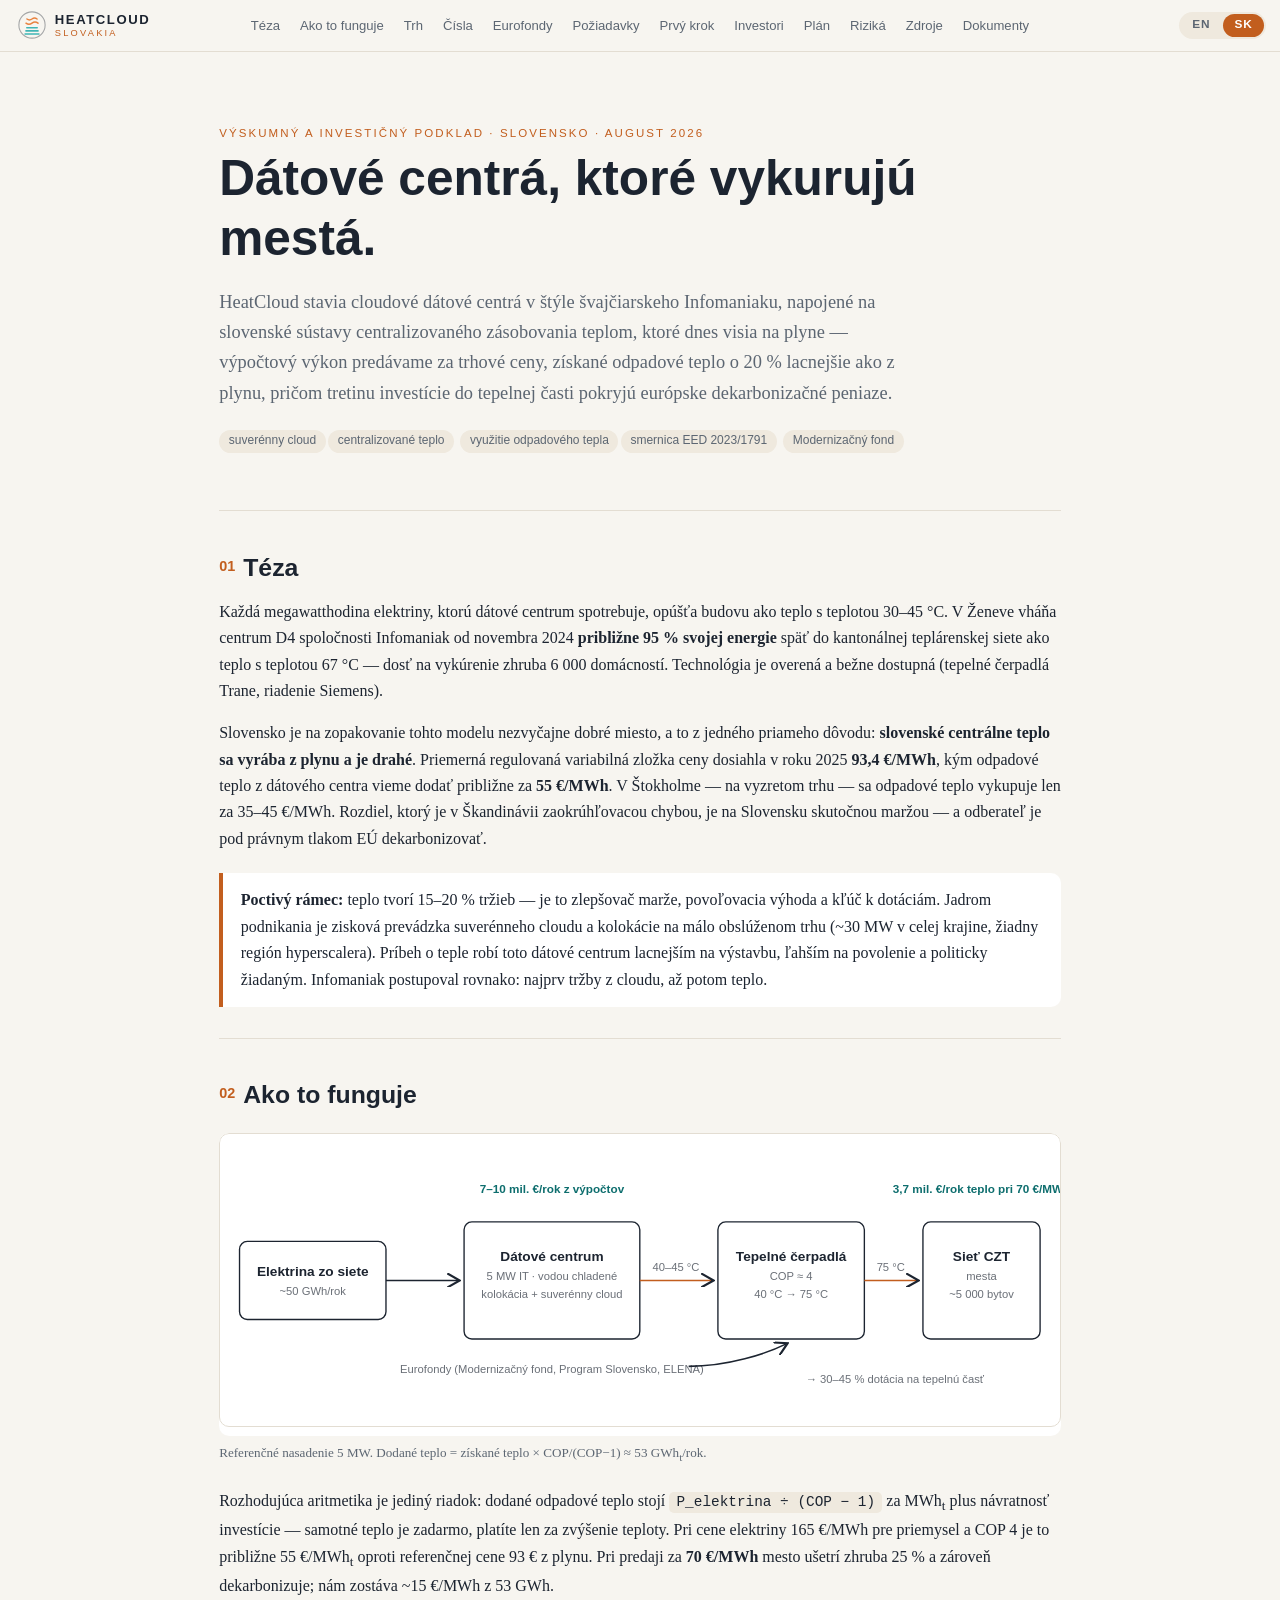
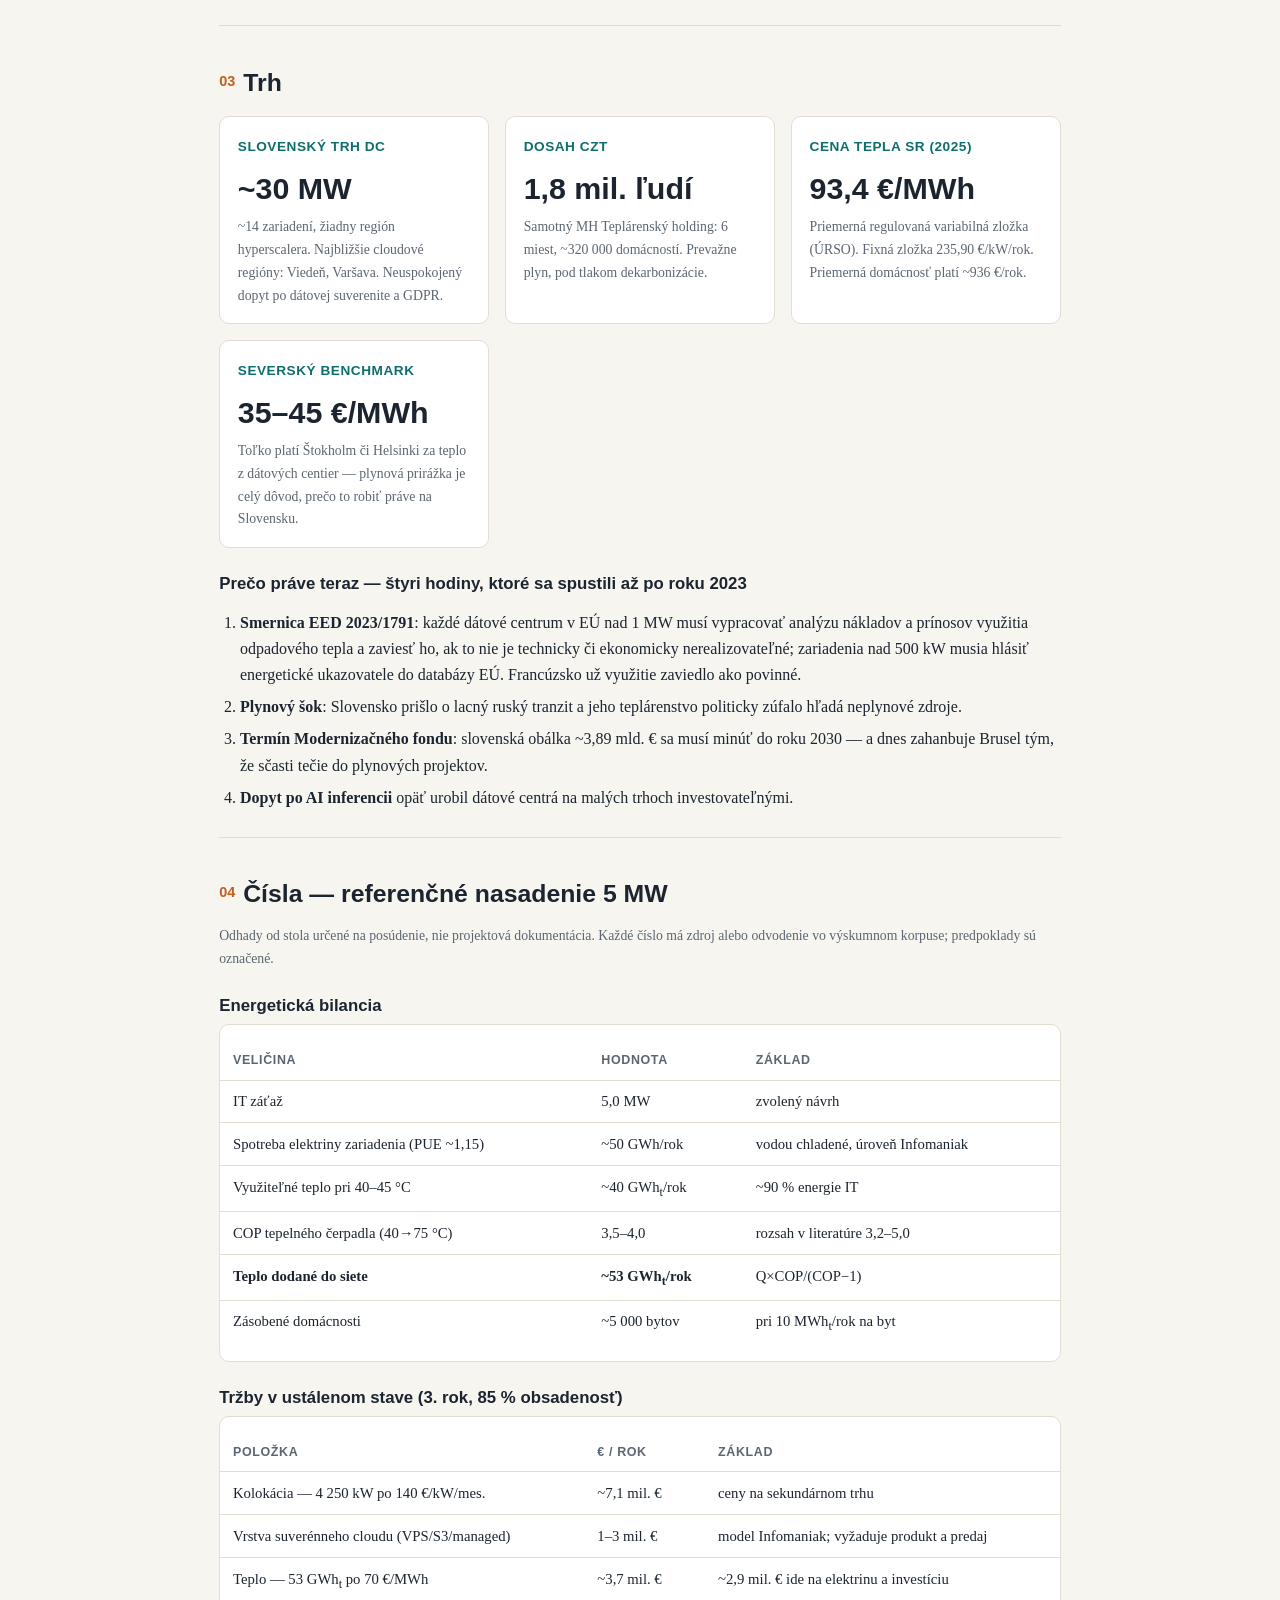
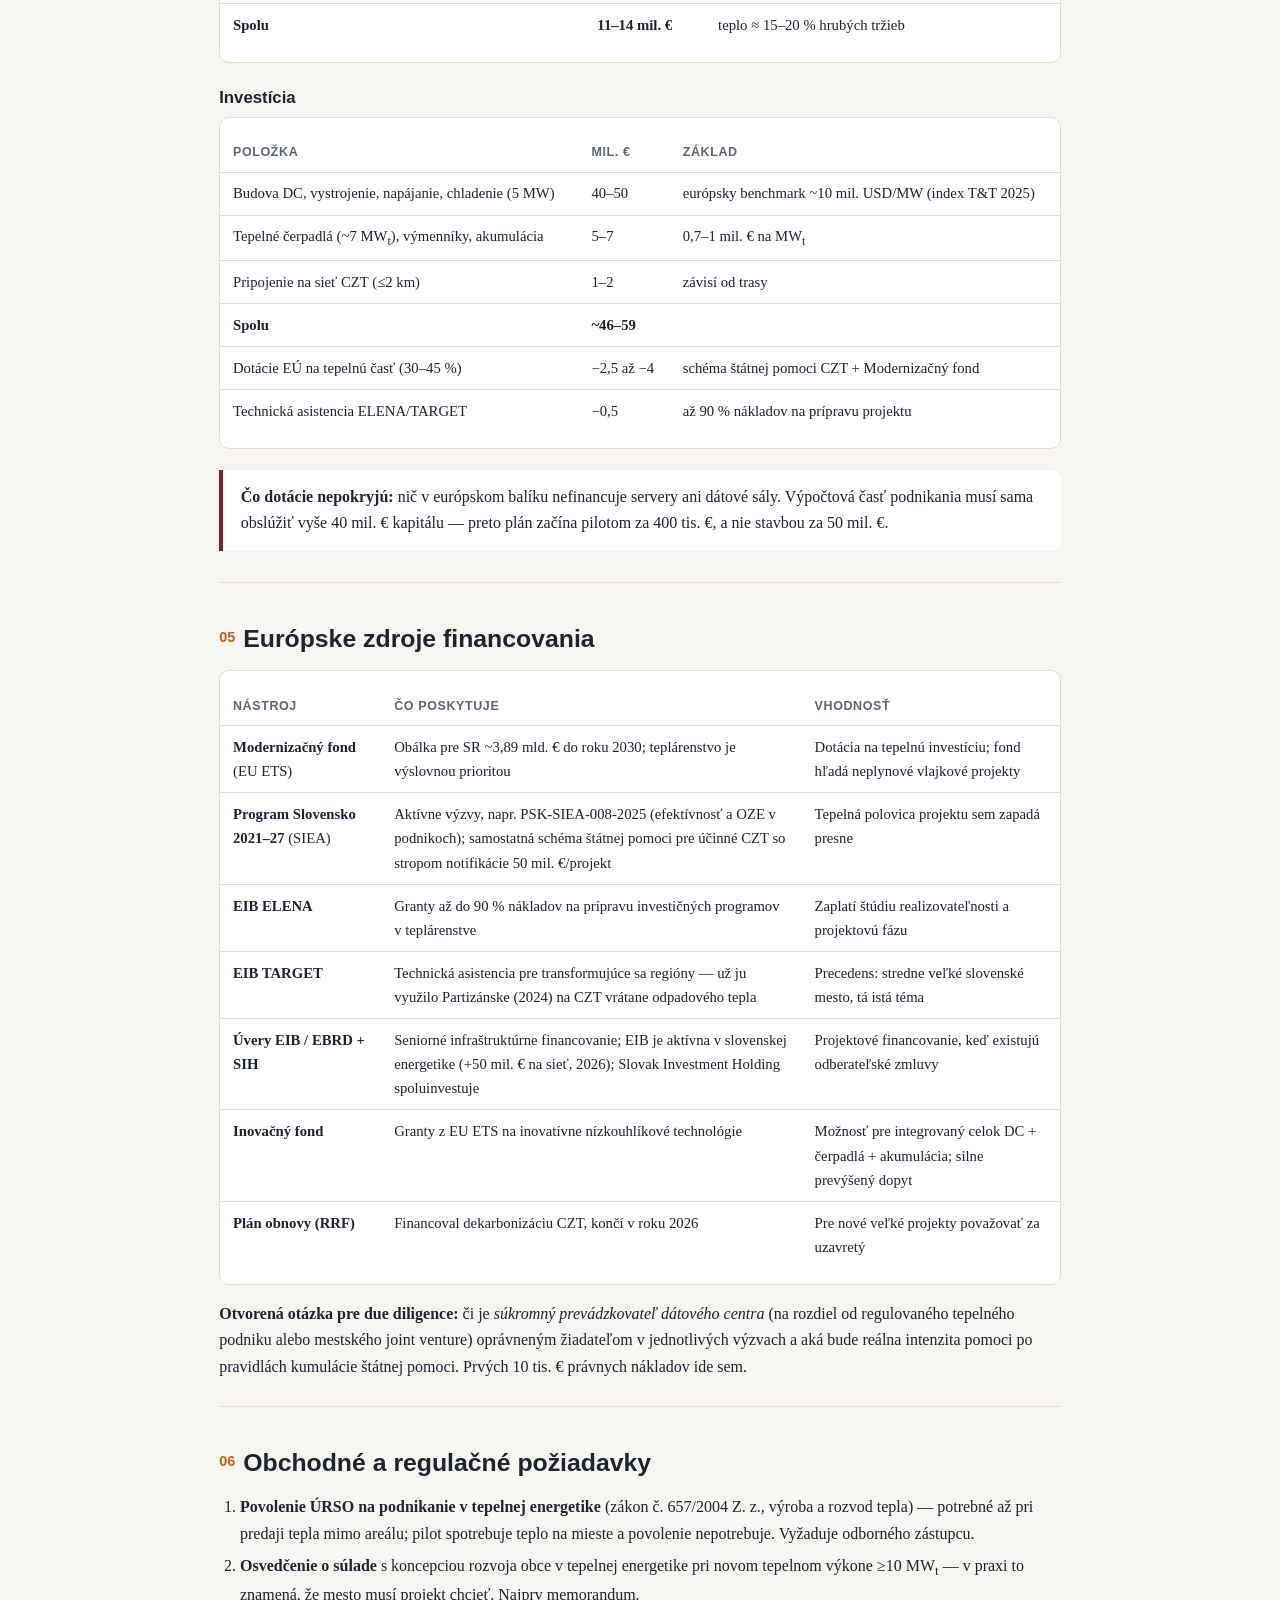
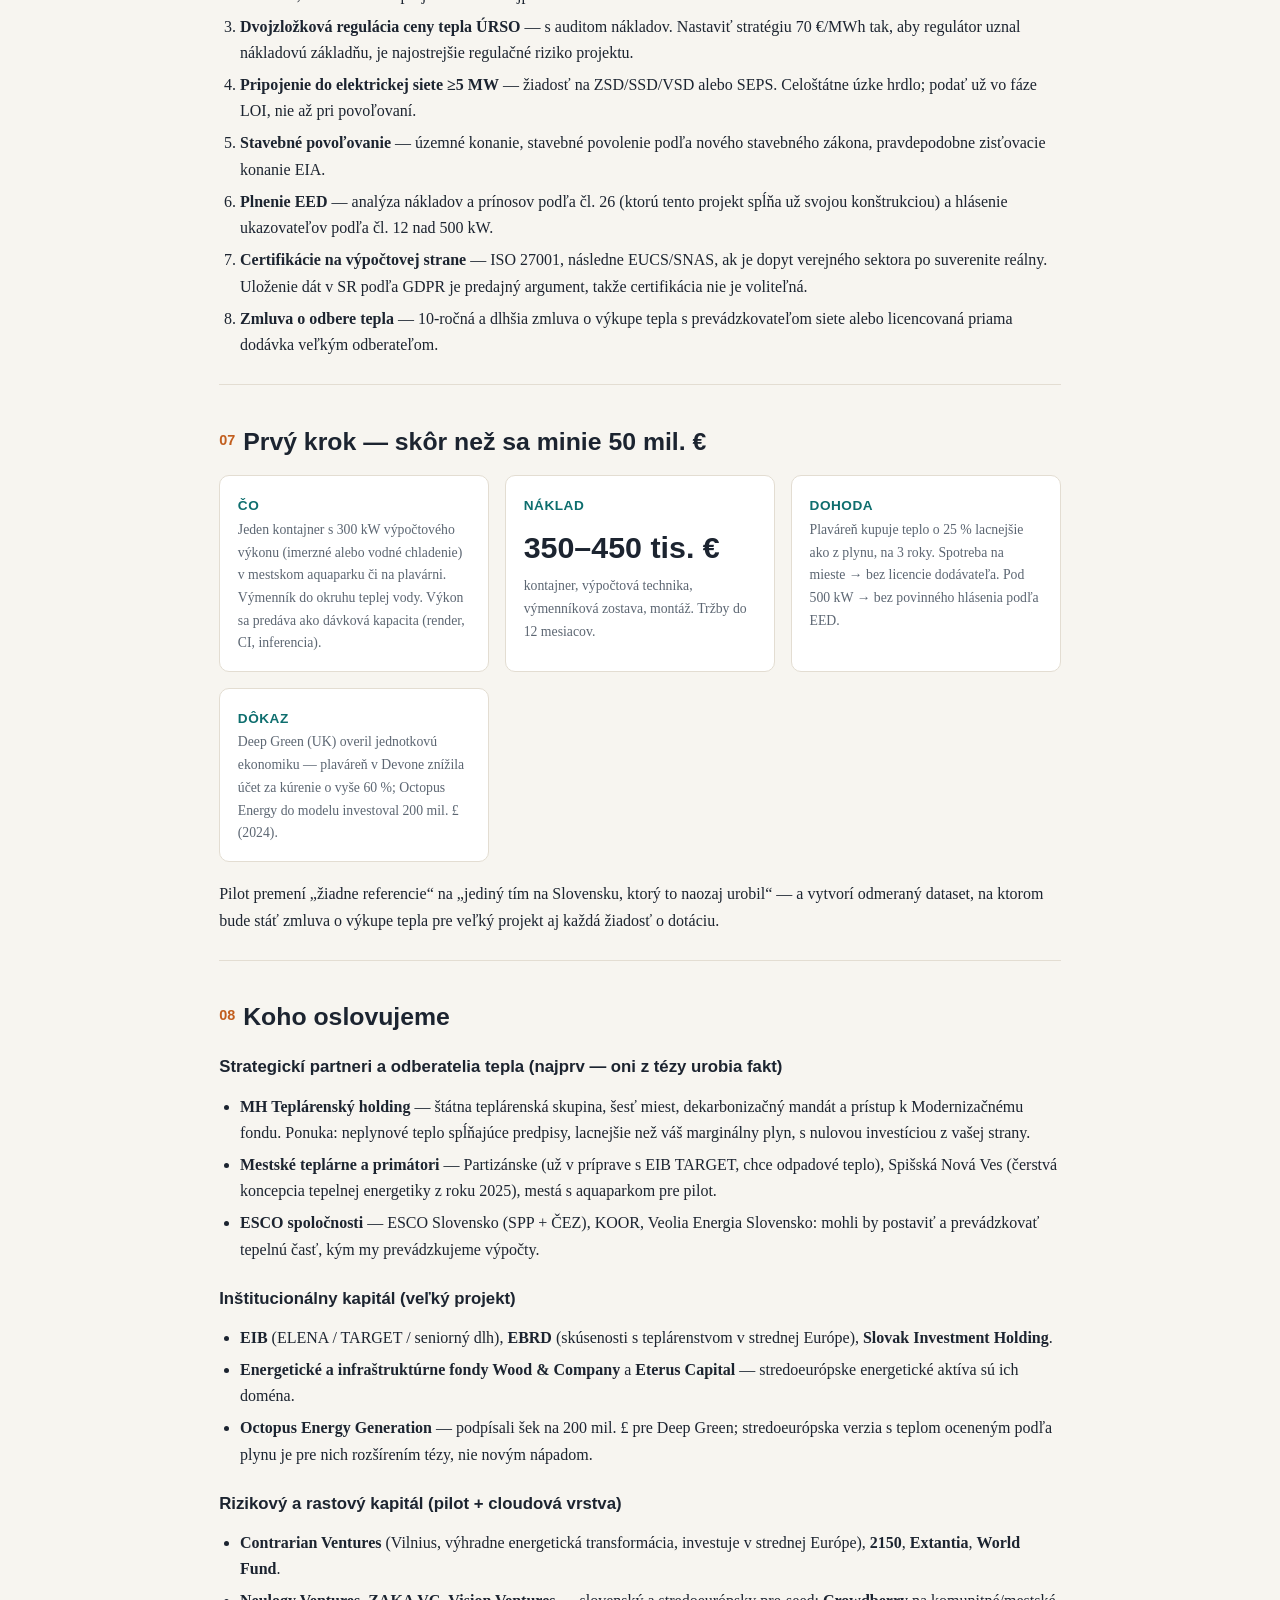
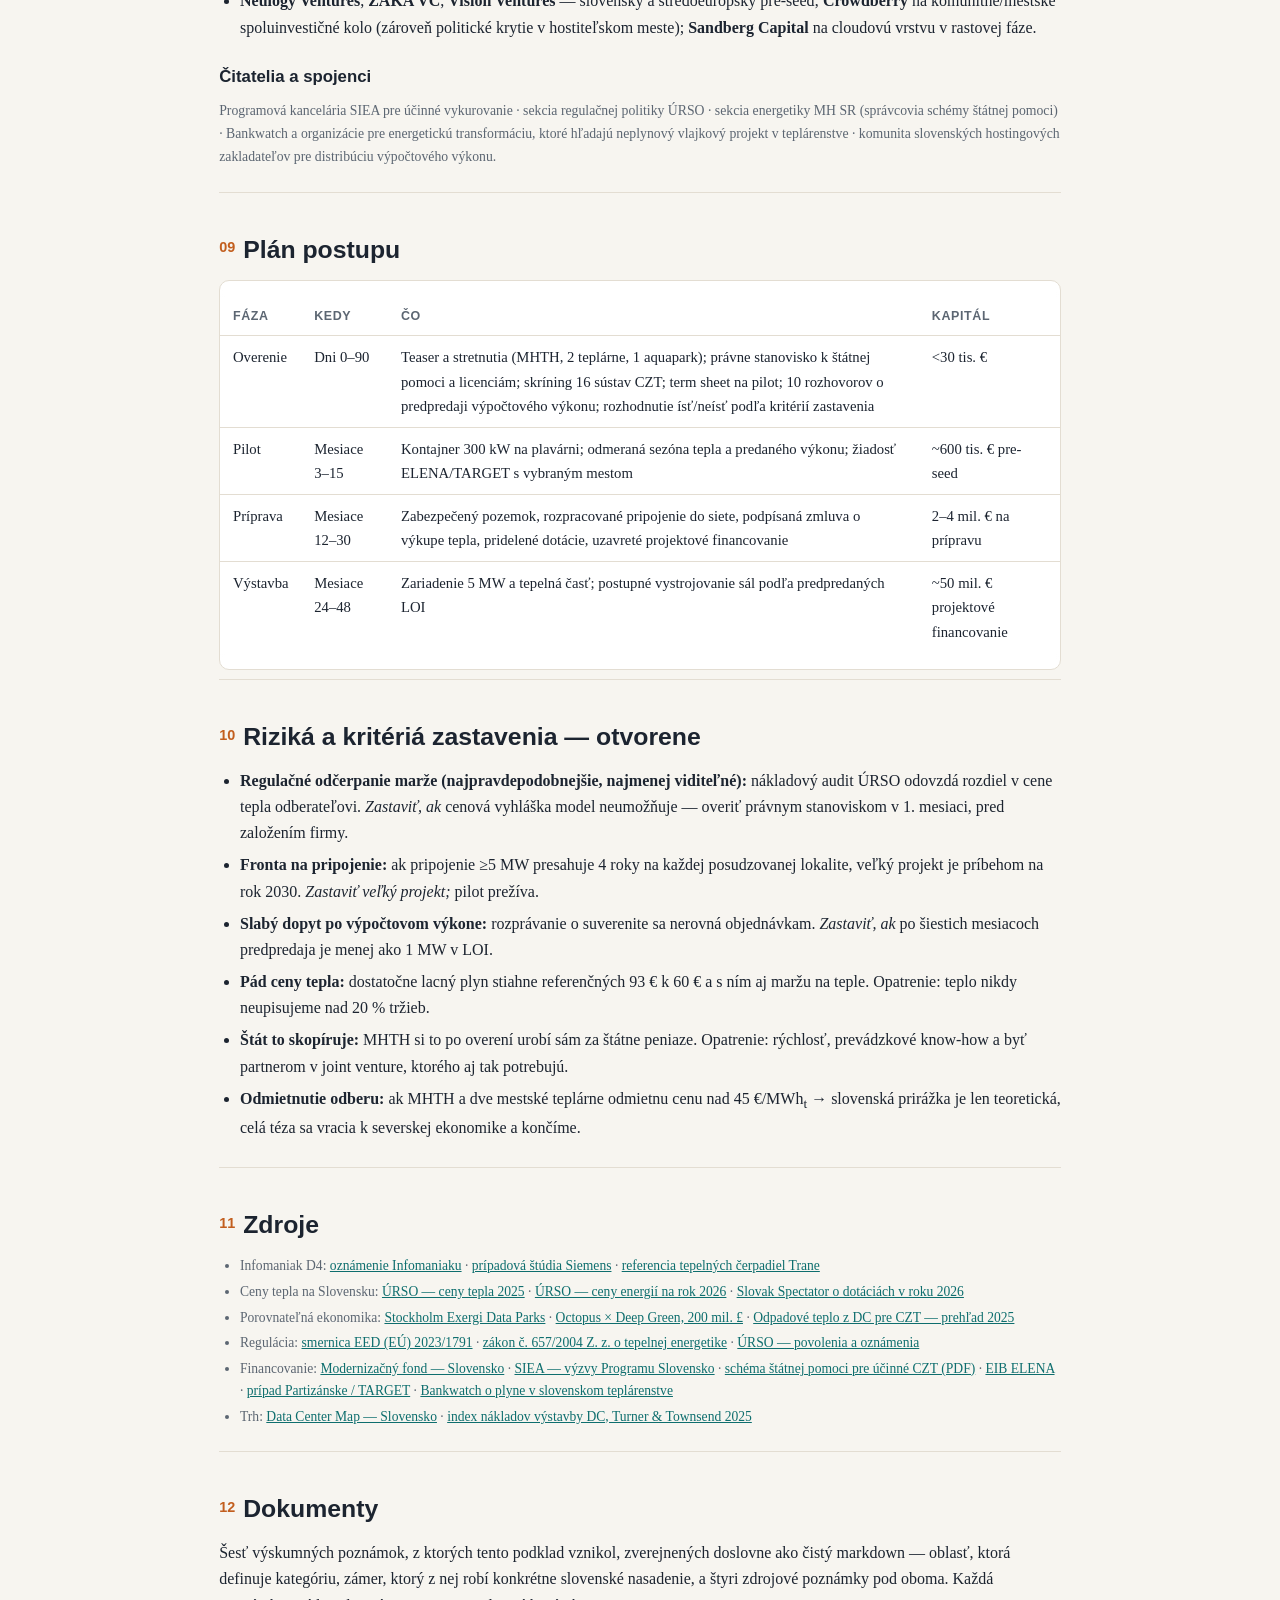
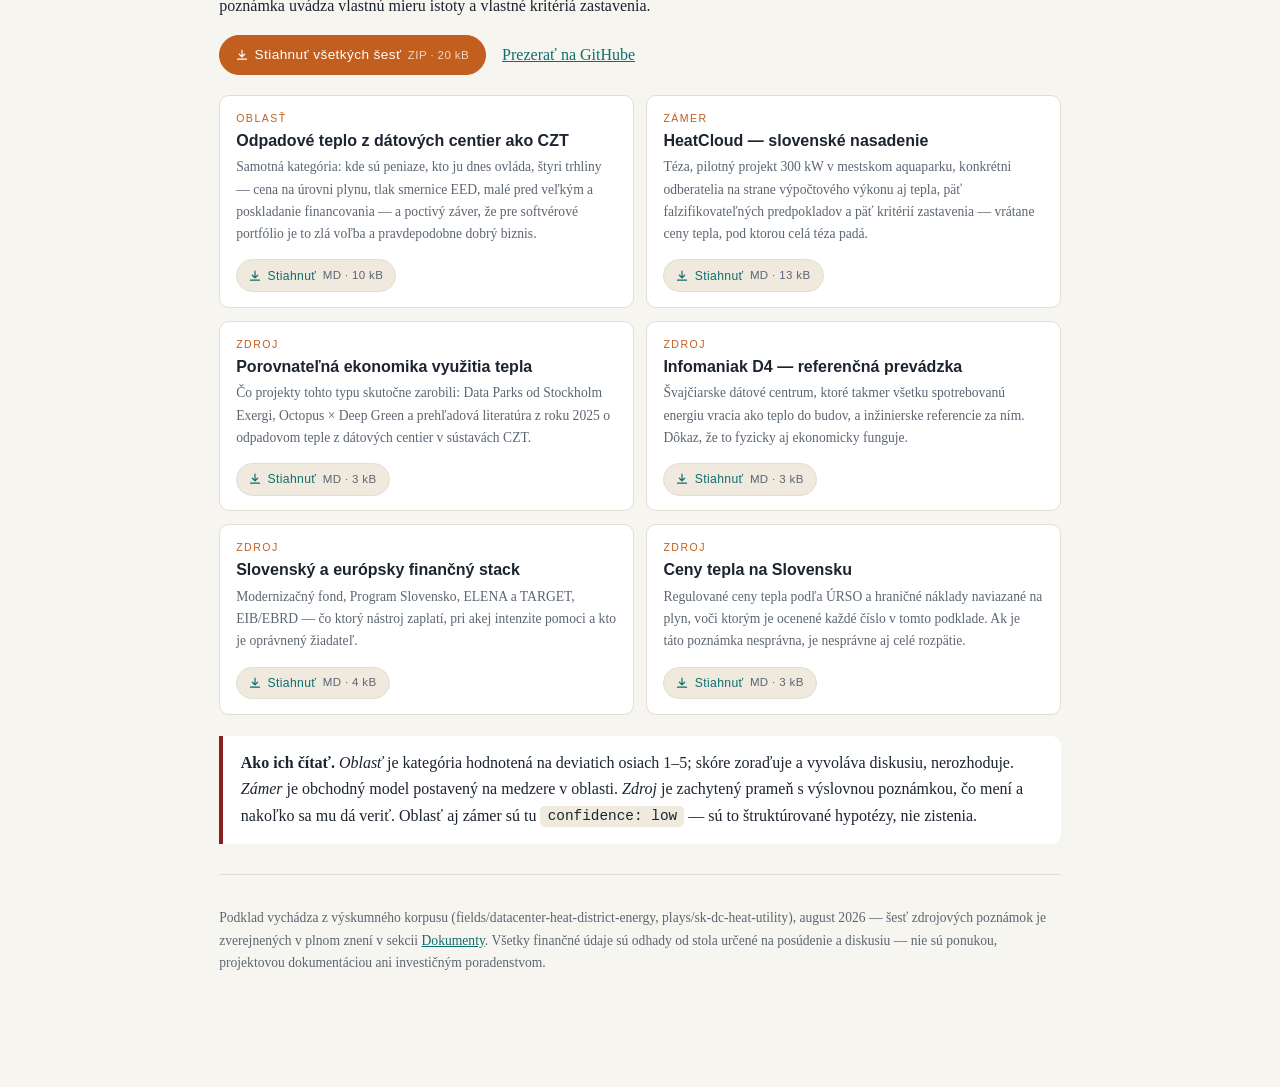
<file: sk.html>
<!doctype html>
<html lang="sk">
<head>
<meta charset="utf-8">
<meta name="viewport" content="width=device-width, initial-scale=1">
<title>HeatCloud Slovensko — dátové centrá, ktoré vykurujú mestá</title>
<meta name="description" content="Suverénny cloud napojený na slovenské sústavy centralizovaného zásobovania teplom: výpočtový výkon za trhové ceny, odpadové teplo o 20 % lacnejšie ako z plynu, eurofondy na tepelnú investíciu.">
<link rel="canonical" href="https://mild-solvent.github.io/heatcloud-slovakia/">
<meta name="theme-color" content="#12161c">

<!-- Slovenská karta pre zdieľanie v správach -->
<meta property="og:type" content="website">
<meta property="og:site_name" content="HeatCloud Slovensko">
<meta property="og:url" content="https://mild-solvent.github.io/heatcloud-slovakia/sk.html">
<meta property="og:title" content="Dátové centrá, ktoré vykurujú mestá.">
<meta property="og:description" content="Slovenské centrálne teplo z plynu stojí 93,4 €/MWh. Odpadové teplo z dátového centra vieme dodať za ~55 €/MWh. Model nasadenia, eurofondy, investori.">
<meta property="og:image" content="https://mild-solvent.github.io/heatcloud-slovakia/assets/og-sk.png">
<meta property="og:image:type" content="image/png">
<meta property="og:image:width" content="1200">
<meta property="og:image:height" content="630">
<meta property="og:image:alt" content="HeatCloud Slovensko — dátové centrá, ktoré vykurujú mestá. 93,4 €/MWh teplo z plynu oproti 55 €/MWh z odpadového tepla, ~5 000 bytov na 5 MW.">
<meta property="og:locale" content="sk_SK">
<meta property="og:locale:alternate" content="en_GB">
<meta name="twitter:card" content="summary_large_image">
<meta name="twitter:title" content="Dátové centrá, ktoré vykurujú mestá.">
<meta name="twitter:description" content="Slovenské centrálne teplo z plynu stojí 93,4 €/MWh. Odpadové teplo z dátového centra vieme dodať za ~55 €/MWh.">
<meta name="twitter:image" content="https://mild-solvent.github.io/heatcloud-slovakia/assets/og-sk.png">

<link rel="icon" href="assets/favicon.svg" type="image/svg+xml">
<link rel="apple-touch-icon" href="assets/apple-touch-icon.png">
<script>
  // Zdieľací odkaz v slovenčine: nastaví jazyk a presmeruje na hlavnú stránku.
  try{ localStorage.setItem('hc-lang','sk'); }catch(e){}
  location.replace('index.html');
</script>
<style>
  body{margin:0;background:#12161c;color:#e8e4dc;font:16px/1.6 Georgia,serif;
       display:flex;align-items:center;justify-content:center;height:100vh;text-align:center}
  a{color:#3fb5b5}
</style>
</head>
<body>
  <p>Presmerúvame na dokument…<br><a href="index.html">Pokračovať v slovenčine</a></p>
</body>
</html>
</file>
